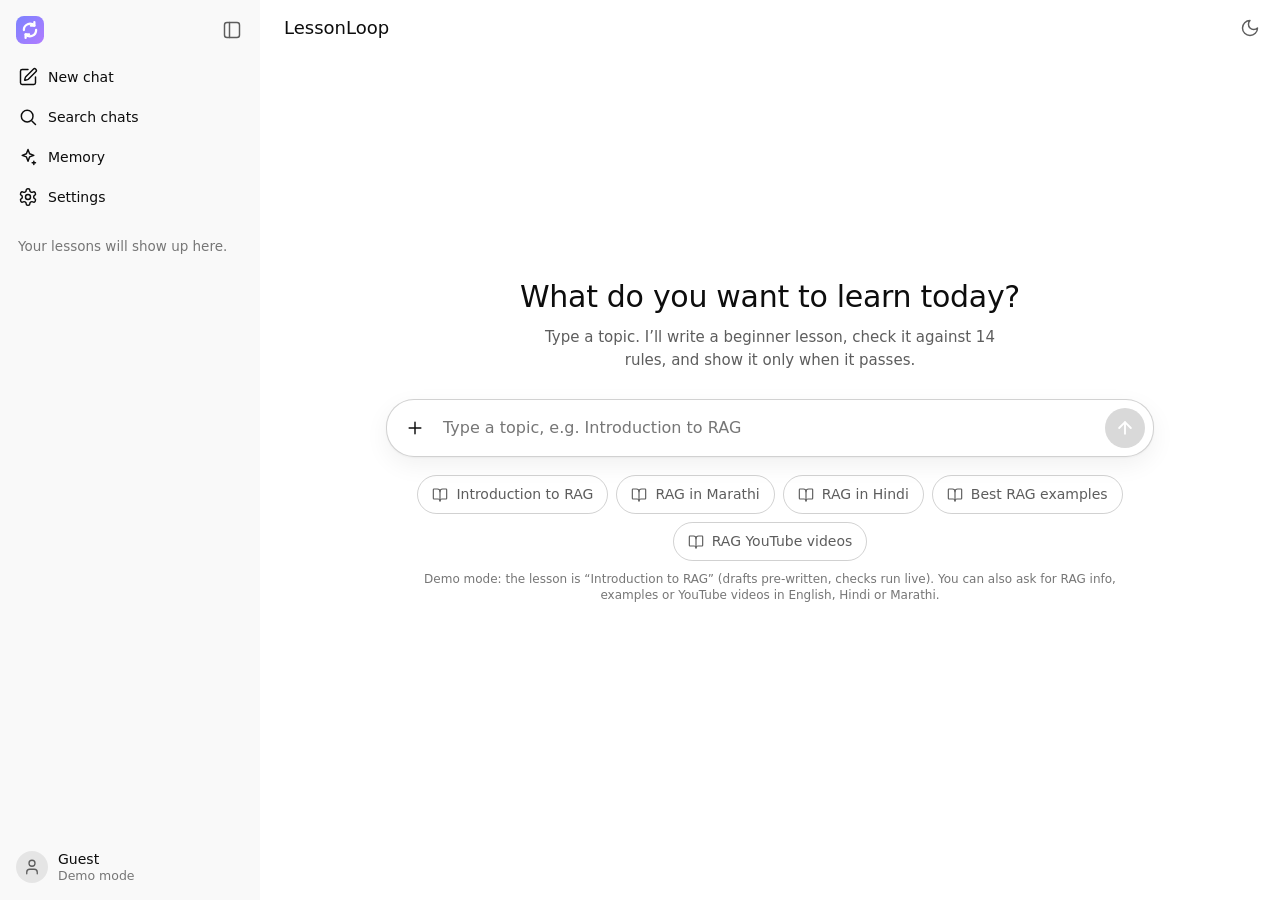
<file: frontend/index.html>
<!DOCTYPE html>
<html lang="en" data-theme="light">
<head>
  <meta charset="utf-8">
  <meta name="viewport" content="width=device-width, initial-scale=1, viewport-fit=cover">
  <title>LessonLoop</title>
  <meta name="description" content="Tell LessonLoop a topic. It writes a beginner lesson, checks it against 14 hard pass/fail rules, rewrites it until it passes, and shows you only the lesson that passes.">
  <meta name="color-scheme" content="light dark">
  <link rel="icon" href="data:image/svg+xml,%3Csvg xmlns='http://www.w3.org/2000/svg' viewBox='0 0 32 32'%3E%3Crect width='32' height='32' rx='9' fill='%237c83ff'/%3E%3Cpath d='M9 16a7 7 0 0 1 12-5m2 5a7 7 0 0 1-12 5' fill='none' stroke='white' stroke-width='2.6' stroke-linecap='round'/%3E%3Cpath d='M21 7v4h-4M11 25v-4h4' fill='none' stroke='white' stroke-width='2.6' stroke-linecap='round' stroke-linejoin='round'/%3E%3C/svg%3E">
  <script>
    /* Set the theme before first paint so the page never flashes the wrong colours.
       "lessonloop.theme" is shared with dashboard.html; no value means "follow the system". */
    (function () {
      try {
        var t = localStorage.getItem('lessonloop.theme');
        if (t !== 'light' && t !== 'dark') t = window.matchMedia('(prefers-color-scheme: dark)').matches ? 'dark' : 'light';
        document.documentElement.setAttribute('data-theme', t);
      } catch (e) {}
    })();
  </script>
  <link rel="stylesheet" href="css/chat.css">
</head>
<body>

  <!-- ============ ICON SPRITE (every icon in the page is <use href="#i-name">) ============ -->
  <svg width="0" height="0" style="position:absolute" aria-hidden="true" focusable="false">
    <defs>
      <linearGradient id="lg" x1="0" y1="0" x2="1" y2="1"><stop offset="0" stop-color="#7c83ff"/><stop offset="1" stop-color="#b17cff"/></linearGradient>

      <symbol id="i-logo" viewBox="0 0 32 32">
        <rect width="32" height="32" rx="9" fill="url(#lg)"/>
        <path d="M9 16a7 7 0 0 1 12-5m2 5a7 7 0 0 1-12 5" fill="none" stroke="#fff" stroke-width="2.6" stroke-linecap="round"/>
        <path d="M21 7v4h-4M11 25v-4h4" fill="none" stroke="#fff" stroke-width="2.6" stroke-linecap="round" stroke-linejoin="round"/>
      </symbol>
      <symbol id="i-sidebar" viewBox="0 0 24 24"><rect x="3" y="3" width="18" height="18" rx="3"/><path d="M9 3v18"/></symbol>
      <symbol id="i-new" viewBox="0 0 24 24"><path d="M12 3H5a2 2 0 0 0-2 2v14a2 2 0 0 0 2 2h14a2 2 0 0 0 2-2v-7"/><path d="M18.375 2.625a1 1 0 0 1 3 3l-9.013 9.014a2 2 0 0 1-.853.505l-2.873.84a.5.5 0 0 1-.62-.62l.84-2.873a2 2 0 0 1 .506-.852z"/></symbol>
      <symbol id="i-search" viewBox="0 0 24 24"><circle cx="11" cy="11" r="7"/><path d="m21 21-4.3-4.3"/></symbol>
      <symbol id="i-more" viewBox="0 0 24 24"><circle cx="5" cy="12" r="1.6" fill="currentColor" stroke="none"/><circle cx="12" cy="12" r="1.6" fill="currentColor" stroke="none"/><circle cx="19" cy="12" r="1.6" fill="currentColor" stroke="none"/></symbol>
      <symbol id="i-chevron-down" viewBox="0 0 24 24"><path d="m6 9 6 6 6-6"/></symbol>
      <symbol id="i-chevron-right" viewBox="0 0 24 24"><path d="m9 6 6 6-6 6"/></symbol>
      <symbol id="i-copy" viewBox="0 0 24 24"><rect width="14" height="14" x="8" y="8" rx="2"/><path d="M4 16c-1.1 0-2-.9-2-2V4c0-1.1.9-2 2-2h10c1.1 0 2 .9 2 2"/></symbol>
      <symbol id="i-check" viewBox="0 0 24 24"><path d="M20 6 9 17l-5-5"/></symbol>
      <symbol id="i-check-circle" viewBox="0 0 24 24"><circle cx="12" cy="12" r="9"/><path d="m8.5 12.5 2.5 2.5 4.5-5"/></symbol>
      <symbol id="i-thumb-up" viewBox="0 0 24 24"><path d="M7 10v12"/><path d="M15 5.88 14 10h5.83a2 2 0 0 1 1.92 2.56l-2.33 8A2 2 0 0 1 17.5 22H4a2 2 0 0 1-2-2v-8a2 2 0 0 1 2-2h2.76a2 2 0 0 0 1.79-1.11L12 2a3.13 3.13 0 0 1 3 3.88Z"/></symbol>
      <symbol id="i-thumb-down" viewBox="0 0 24 24"><path d="M17 14V2"/><path d="M9 18.12 10 14H4.17a2 2 0 0 1-1.92-2.56l2.33-8A2 2 0 0 1 6.5 2H20a2 2 0 0 1 2 2v8a2 2 0 0 1-2 2h-2.76a2 2 0 0 0-1.79 1.11L12 22a3.13 3.13 0 0 1-3-3.88Z"/></symbol>
      <symbol id="i-refresh" viewBox="0 0 24 24"><path d="M21 12a9 9 0 1 1-9-9c2.52 0 4.93 1 6.74 2.74L21 8"/><path d="M21 3v5h-5"/></symbol>
      <symbol id="i-arrow-up" viewBox="0 0 24 24"><path d="m5 12 7-7 7 7"/><path d="M12 19V5"/></symbol>
      <symbol id="i-arrow-down" viewBox="0 0 24 24"><path d="M12 5v14"/><path d="m19 12-7 7-7-7"/></symbol>
      <symbol id="i-stop" viewBox="0 0 24 24"><rect x="6" y="6" width="12" height="12" rx="2.5" fill="currentColor" stroke="none"/></symbol>
      <symbol id="i-plus" viewBox="0 0 24 24"><path d="M12 5v14M5 12h14"/></symbol>
      <symbol id="i-x" viewBox="0 0 24 24"><path d="M18 6 6 18M6 6l12 12"/></symbol>
      <symbol id="i-settings" viewBox="0 0 24 24"><path d="M12.22 2h-.44a2 2 0 0 0-2 2v.18a2 2 0 0 1-1 1.73l-.43.25a2 2 0 0 1-2 0l-.15-.08a2 2 0 0 0-2.73.73l-.22.38a2 2 0 0 0 .73 2.73l.15.1a2 2 0 0 1 1 1.72v.51a2 2 0 0 1-1 1.74l-.15.09a2 2 0 0 0-.73 2.73l.22.38a2 2 0 0 0 2.73.73l.15-.08a2 2 0 0 1 2 0l.43.25a2 2 0 0 1 1 1.73V20a2 2 0 0 0 2 2h.44a2 2 0 0 0 2-2v-.18a2 2 0 0 1 1-1.73l.43-.25a2 2 0 0 1 2 0l.15.08a2 2 0 0 0 2.73-.73l.22-.39a2 2 0 0 0-.73-2.73l-.15-.08a2 2 0 0 1-1-1.74v-.5a2 2 0 0 1 1-1.74l.15-.09a2 2 0 0 0 .73-2.73l-.22-.38a2 2 0 0 0-2.73-.73l-.15.08a2 2 0 0 1-2 0l-.43-.25a2 2 0 0 1-1-1.73V4a2 2 0 0 0-2-2z"/><circle cx="12" cy="12" r="3"/></symbol>
      <symbol id="i-trash" viewBox="0 0 24 24"><path d="M3 6h18"/><path d="M19 6v14a2 2 0 0 1-2 2H7a2 2 0 0 1-2-2V6"/><path d="M8 6V4a2 2 0 0 1 2-2h4a2 2 0 0 1 2 2v2"/></symbol>
      <symbol id="i-pencil" viewBox="0 0 24 24"><path d="M21.174 6.812a1 1 0 0 0-3.986-3.987L3.842 16.174a2 2 0 0 0-.5.83l-1.321 4.352a.5.5 0 0 0 .623.622l4.353-1.32a2 2 0 0 0 .83-.497z"/><path d="m15 5 4 4"/></symbol>
      <symbol id="i-download" viewBox="0 0 24 24"><path d="M21 15v4a2 2 0 0 1-2 2H5a2 2 0 0 1-2-2v-4"/><path d="m7 10 5 5 5-5"/><path d="M12 15V3"/></symbol>
      <symbol id="i-printer" viewBox="0 0 24 24"><path d="M6 9V2h12v7"/><path d="M6 18H4a2 2 0 0 1-2-2v-5a2 2 0 0 1 2-2h16a2 2 0 0 1 2 2v5a2 2 0 0 1-2 2h-2"/><rect x="6" y="14" width="12" height="8" rx="1"/></symbol>
      <symbol id="i-sun" viewBox="0 0 24 24"><circle cx="12" cy="12" r="4"/><path d="M12 2v2M12 20v2M4.93 4.93l1.41 1.41M17.66 17.66l1.41 1.41M2 12h2M20 12h2M4.93 19.07l1.41-1.41M17.66 6.34l1.41-1.41"/></symbol>
      <symbol id="i-moon" viewBox="0 0 24 24"><path d="M12 3a6 6 0 0 0 9 9 9 9 0 1 1-9-9z"/></symbol>
      <symbol id="i-user" viewBox="0 0 24 24"><path d="M19 21v-2a4 4 0 0 0-4-4H9a4 4 0 0 0-4 4v2"/><circle cx="12" cy="7" r="4"/></symbol>
      <symbol id="i-sparkle" viewBox="0 0 24 24"><path d="M12 3l1.9 5.1L19 10l-5.1 1.9L12 17l-1.9-5.1L5 10l5.1-1.9z"/><path d="M19 17v4M17 19h4"/></symbol>
      <symbol id="i-shield" viewBox="0 0 24 24"><path d="M20 13c0 5-3.5 7.5-7.66 8.95a1 1 0 0 1-.67-.01C7.5 20.5 4 18 4 13V6a1 1 0 0 1 1-1c2 0 4.5-1.2 6.24-2.72a1.17 1.17 0 0 1 1.52 0C14.51 3.81 17 5 19 5a1 1 0 0 1 1 1z"/><path d="m9 12 2 2 4-4"/></symbol>
      <symbol id="i-database" viewBox="0 0 24 24"><ellipse cx="12" cy="5" rx="9" ry="3"/><path d="M3 5v14a9 3 0 0 0 18 0V5"/><path d="M3 12a9 3 0 0 0 18 0"/></symbol>
      <symbol id="i-sliders" viewBox="0 0 24 24"><path d="M4 21v-7M4 10V3M12 21v-9M12 8V3M20 21v-5M20 12V3M1 14h6M9 8h6M17 16h6"/></symbol>
      <symbol id="i-alert" viewBox="0 0 24 24"><path d="m21.73 18-8-14a2 2 0 0 0-3.48 0l-8 14A2 2 0 0 0 4 21h16a2 2 0 0 0 1.73-3"/><path d="M12 9v4"/><path d="M12 17h.01"/></symbol>
      <symbol id="i-book" viewBox="0 0 24 24"><path d="M12 7v14"/><path d="M3 18a1 1 0 0 1-1-1V4a1 1 0 0 1 1-1h5a4 4 0 0 1 4 4 4 4 0 0 1 4-4h5a1 1 0 0 1 1 1v13a1 1 0 0 1-1 1h-6a3 3 0 0 0-3 3 3 3 0 0 0-3-3z"/></symbol>
      <symbol id="i-list" viewBox="0 0 24 24"><path d="M8 6h13M8 12h13M8 18h13M3 6h.01M3 12h.01M3 18h.01"/></symbol>
      <symbol id="i-upload" viewBox="0 0 24 24"><path d="M21 15v4a2 2 0 0 1-2 2H5a2 2 0 0 1-2-2v-4"/><path d="m17 8-5-5-5 5"/><path d="M12 3v12"/></symbol>
      <symbol id="i-external" viewBox="0 0 24 24"><path d="M15 3h6v6"/><path d="M10 14 21 3"/><path d="M18 13v6a2 2 0 0 1-2 2H5a2 2 0 0 1-2-2V8a2 2 0 0 1 2-2h6"/></symbol>
    </defs>
  </svg>

  <a class="skip" href="#composer-input">Skip to message box</a>

  <div class="app" id="app" data-sidebar="open">
    <script>
      /* Decide the sidebar state before first paint (closed on phones, or if the user closed it), so it never flashes. */
      (function () {
        try {
          var p = JSON.parse(localStorage.getItem('lessonloop.chat.prefs.v1') || '{}');
          var open = !window.matchMedia('(max-width: 900px)').matches && p.sidebar !== false;
          document.getElementById('app').setAttribute('data-sidebar', open ? 'open' : 'closed');
        } catch (e) {}
      })();
    </script>

    <!-- ============ SIDEBAR ============ -->
    <aside class="sidebar" id="sidebar" aria-label="Sidebar">
      <div class="sb-inner">
        <div class="sb-top">
          <button class="sb-logo" type="button" data-action="new-chat" aria-label="LessonLoop, start a new chat" title="New chat">
            <svg class="ico logo-ico" aria-hidden="true" focusable="false"><use href="#i-logo"/></svg>
          </button>
          <button class="icon-btn" type="button" data-action="toggle-sidebar" aria-label="Close sidebar" title="Close sidebar">
            <svg class="ico" aria-hidden="true" focusable="false"><use href="#i-sidebar"/></svg>
          </button>
        </div>

        <div class="sb-nav">
          <button class="sb-item" type="button" data-action="new-chat">
            <svg class="ico" aria-hidden="true" focusable="false"><use href="#i-new"/></svg><span>New chat</span>
          </button>
          <button class="sb-item" type="button" data-action="open-search">
            <svg class="ico" aria-hidden="true" focusable="false"><use href="#i-search"/></svg><span>Search chats</span>
          </button>
          <button class="sb-item" type="button" data-action="open-settings" data-tab="memory">
            <svg class="ico" aria-hidden="true" focusable="false"><use href="#i-sparkle"/></svg><span>Memory</span>
          </button>
          <button class="sb-item" type="button" data-action="open-settings" data-tab="general">
            <svg class="ico" aria-hidden="true" focusable="false"><use href="#i-settings"/></svg><span>Settings</span>
          </button>
        </div>

        <nav class="sb-scroll" id="chat-list" aria-label="Chat history"></nav>

        <div class="sb-foot">
          <button class="profile" type="button" id="profile-btn" data-action="profile-menu" aria-haspopup="menu" aria-expanded="false">
            <span class="avatar"><svg class="ico" aria-hidden="true" focusable="false"><use href="#i-user"/></svg></span>
            <span class="profile-text"><b>Guest</b><small id="profile-sub">Demo mode</small></span>
          </button>
        </div>
      </div>
    </aside>
    <div class="sb-backdrop" id="sb-backdrop" data-action="toggle-sidebar" hidden></div>

    <!-- ============ MAIN ============ -->
    <div class="main">
      <header class="topbar">
        <div class="tb-left">
          <button class="icon-btn tb-open" type="button" data-action="toggle-sidebar" aria-label="Open sidebar" title="Open sidebar">
            <svg class="ico" aria-hidden="true" focusable="false"><use href="#i-sidebar"/></svg>
          </button>
          <button class="icon-btn tb-new" type="button" data-action="new-chat" aria-label="New chat" title="New chat">
            <svg class="ico" aria-hidden="true" focusable="false"><use href="#i-new"/></svg>
          </button>
          <div class="model-btn static"><span class="model-name">LessonLoop</span></div>
        </div>
        <div class="tb-right">
          <button class="icon-btn theme-btn" type="button" data-action="theme-toggle" aria-label="Switch light or dark theme" title="Switch theme">
            <svg class="ico ico-moon" aria-hidden="true" focusable="false"><use href="#i-moon"/></svg>
            <svg class="ico ico-sun" aria-hidden="true" focusable="false"><use href="#i-sun"/></svg>
          </button>
        </div>
      </header>

      <main class="thread-wrap" id="main" data-empty="true">
        <div class="scroller" id="scroller">
          <div class="hero" id="hero">
            <h1>What do you want to learn today?</h1>
            <p>Type a topic. I’ll write a beginner lesson, check it against 14 rules, and show it only when it passes.</p>
          </div>
          <div class="thread" id="thread" role="log" aria-live="off" aria-label="Conversation"></div>
        </div>

        <div class="composer-zone">
          <button class="to-bottom" id="to-bottom" type="button" data-action="scroll-bottom" aria-label="Scroll to the latest message" title="Scroll to bottom" hidden>
            <svg class="ico" aria-hidden="true" focusable="false"><use href="#i-arrow-down"/></svg>
          </button>
          <div class="composer-inner">
            <form class="composer" id="composer" autocomplete="off">
              <button class="c-btn plus" type="button" id="plus-btn" data-action="plus-menu" aria-label="Options" title="Options" aria-haspopup="menu" aria-expanded="false">
                <svg class="ico" aria-hidden="true" focusable="false"><use href="#i-plus"/></svg>
              </button>
              <label class="sr-only" for="composer-input">Message</label>
              <textarea id="composer-input" rows="1" maxlength="500" placeholder="Type a topic, e.g. Introduction to RAG"></textarea>
              <button class="c-btn send" type="submit" id="send-btn" aria-label="Send message" title="Send" disabled>
                <svg class="ico" aria-hidden="true" focusable="false"><use href="#i-arrow-up"/></svg>
              </button>
            </form>
            <div class="chips" id="chips"></div>
            <p class="foot-note" id="foot-note"></p>
          </div>
        </div>
      </main>
    </div>
  </div>

  <!-- ============ SETTINGS ============ -->
  <dialog id="settings" class="modal settings" aria-labelledby="settings-title">
    <div class="modal-head">
      <h2 id="settings-title">Settings</h2>
      <button class="icon-btn" type="button" data-action="close-dialog" aria-label="Close settings">
        <svg class="ico" aria-hidden="true" focusable="false"><use href="#i-x"/></svg>
      </button>
    </div>
    <div class="settings-body">
      <nav class="settings-nav" id="settings-nav" aria-label="Settings sections"></nav>
      <div class="settings-pane" id="settings-pane"></div>
    </div>
  </dialog>

  <!-- ============ SEARCH ============ -->
  <dialog id="search" class="modal search" aria-label="Search chats">
    <div class="search-box">
      <svg class="ico" aria-hidden="true" focusable="false"><use href="#i-search"/></svg>
      <input id="search-input" type="text" placeholder="Search chats…" autocomplete="off" spellcheck="false" aria-label="Search chats">
      <button class="icon-btn" type="button" data-action="close-dialog" aria-label="Close search">
        <svg class="ico" aria-hidden="true" focusable="false"><use href="#i-x"/></svg>
      </button>
    </div>
    <div class="search-results" id="search-results"></div>
  </dialog>

  <!-- ============ CONFIRM ============ -->
  <dialog id="confirm" class="modal confirm" aria-labelledby="confirm-title">
    <form method="dialog">
      <h2 id="confirm-title"></h2>
      <p id="confirm-text"></p>
      <div class="confirm-actions">
        <button class="btn ghost" id="confirm-cancel" value="cancel">Cancel</button>
        <button class="btn danger" id="confirm-ok" value="ok">Delete</button>
      </div>
    </form>
  </dialog>

  <div class="toasts" id="toasts" popover="manual" aria-live="polite"></div>
  <div class="sr-only" id="sr-status" role="status" aria-live="polite"></div>
  <input type="file" id="file-input" accept="application/pdf,image/*" hidden>

  <script src="js/rubric.js"></script>
  <script src="js/lesson.js"></script>
  <script src="js/evaluator.js"></script>
  <script src="js/markdown.js"></script>
  <script src="js/memory.js"></script>
  <script src="js/engine.js"></script>
  <script src="js/chat-store.js"></script>
  <script src="js/chat-ui.js"></script>
  <script src="js/rag-kb.js"></script>
  <script src="js/chat.js"></script>
</body>
</html>
</file>
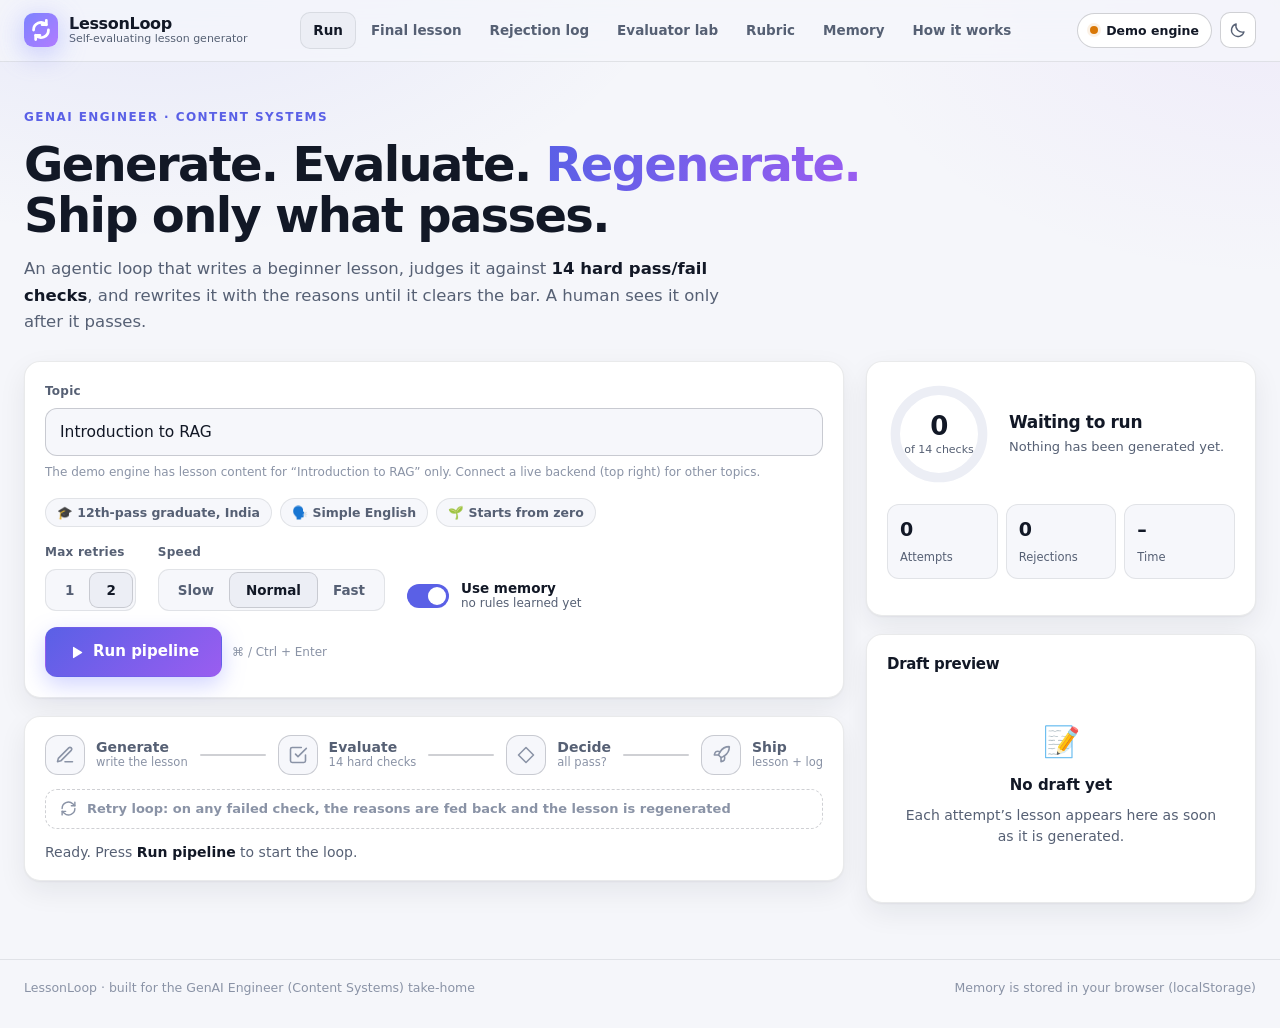
<file: frontend/dashboard.html>
<!DOCTYPE html>
<html lang="en" data-theme="dark">
<head>
  <meta charset="utf-8">
  <meta name="viewport" content="width=device-width, initial-scale=1">
  <title>LessonLoop · Self-evaluating lesson generator</title>
  <meta name="description" content="An agentic generate → evaluate → regenerate loop that writes a beginner lesson, judges it against hard pass/fail checks, and ships only what passes.">
  <meta name="color-scheme" content="dark light">
  <link rel="icon" href="data:image/svg+xml,%3Csvg xmlns='http://www.w3.org/2000/svg' viewBox='0 0 32 32'%3E%3Crect width='32' height='32' rx='9' fill='%237c83ff'/%3E%3Cpath d='M9 16a7 7 0 0 1 12-5m2 5a7 7 0 0 1-12 5' fill='none' stroke='white' stroke-width='2.6' stroke-linecap='round'/%3E%3Cpath d='M21 7v4h-4M11 25v-4h4' fill='none' stroke='white' stroke-width='2.6' stroke-linecap='round' stroke-linejoin='round'/%3E%3C/svg%3E">
  <script>
    (function () {
      try {
        var t = localStorage.getItem('lessonloop.theme');
        if (!t) t = window.matchMedia('(prefers-color-scheme: light)').matches ? 'light' : 'dark';
        document.documentElement.setAttribute('data-theme', t);
      } catch (e) {}
    })();
  </script>
  <link rel="stylesheet" href="css/styles.css">
</head>
<body>
  <a class="skip" href="#main">Skip to content</a>

  <!-- ============ TOP BAR ============ -->
  <header class="topbar">
    <div class="topbar-inner">
      <a class="brand" href="#run" data-nav="run" aria-label="LessonLoop home">
        <svg class="brand-mark" viewBox="0 0 32 32" aria-hidden="true">
          <rect width="32" height="32" rx="9" fill="url(#bg)"/>
          <defs><linearGradient id="bg" x1="0" y1="0" x2="1" y2="1"><stop offset="0" stop-color="#7c83ff"/><stop offset="1" stop-color="#b17cff"/></linearGradient></defs>
          <path d="M9 16a7 7 0 0 1 12-5m2 5a7 7 0 0 1-12 5" fill="none" stroke="#fff" stroke-width="2.6" stroke-linecap="round"/>
          <path d="M21 7v4h-4M11 25v-4h4" fill="none" stroke="#fff" stroke-width="2.6" stroke-linecap="round" stroke-linejoin="round"/>
        </svg>
        <span class="brand-text"><b>LessonLoop</b><small>Self-evaluating lesson generator</small></span>
      </a>

      <nav class="tabs" aria-label="Sections">
        <button data-nav="run" aria-current="page">Run</button>
        <button data-nav="lesson">Final lesson</button>
        <button data-nav="log">Rejection log <span class="count" id="log-count" hidden>0</span></button>
        <button data-nav="lab">Evaluator lab</button>
        <button data-nav="rubric">Rubric</button>
        <button data-nav="memory">Memory <span class="count" id="mem-count" hidden>0</span></button>
        <button data-nav="design">How it works</button>
      </nav>

      <div class="top-actions">
        <button class="pill" id="engine-pill" title="Engine settings"><span class="dot"></span><span id="engine-label">Demo engine</span></button>
        <button class="icon-btn" id="theme-btn" aria-label="Switch light / dark theme" title="Switch theme">
          <svg class="ico-sun" viewBox="0 0 24 24" aria-hidden="true"><circle cx="12" cy="12" r="4.2"/><path d="M12 2.5v2.2M12 19.3v2.2M2.5 12h2.2M19.3 12h2.2M5.3 5.3l1.6 1.6M17.1 17.1l1.6 1.6M18.7 5.3l-1.6 1.6M6.9 17.1l-1.6 1.6"/></svg>
          <svg class="ico-moon" viewBox="0 0 24 24" aria-hidden="true"><path d="M20 14.5A8.5 8.5 0 0 1 9.5 4a8.5 8.5 0 1 0 10.5 10.5z"/></svg>
        </button>
      </div>
    </div>
  </header>

  <main id="main">

    <!-- ============ RUN ============ -->
    <section class="view" id="view-run" data-view="run">
      <div class="hero">
        <p class="eyebrow">GenAI Engineer · Content Systems</p>
        <h1>Generate. Evaluate. <span class="grad">Regenerate.</span><br>Ship only what passes.</h1>
        <p class="lead">An agentic loop that writes a beginner lesson, judges it against <strong>14 hard pass/fail checks</strong>, and rewrites it with the reasons until it clears the bar. A human sees it only after it passes.</p>
      </div>

      <div class="grid-run">
        <div class="col-main">
          <form class="card controls" id="run-form" autocomplete="off">
            <div class="field">
              <label for="topic">Topic</label>
              <input class="input" id="topic" name="topic" type="text" value="Introduction to RAG" maxlength="120" required aria-describedby="topic-hint">
              <p class="hint" id="topic-hint"></p>
            </div>
            <div class="audience" aria-label="Target learner">
              <span class="chip">🎓 12th-pass graduate, India</span>
              <span class="chip">🗣️ Simple English</span>
              <span class="chip">🌱 Starts from zero</span>
            </div>

            <div class="options">
              <div class="field">
                <span class="label" id="lbl-retries">Max retries</span>
                <div class="seg" role="group" aria-labelledby="lbl-retries" id="seg-retries">
                  <button type="button" data-val="1" aria-pressed="false">1</button>
                  <button type="button" data-val="2" aria-pressed="true">2</button>
                </div>
              </div>
              <div class="field">
                <span class="label" id="lbl-speed">Speed</span>
                <div class="seg" role="group" aria-labelledby="lbl-speed" id="seg-speed">
                  <button type="button" data-val="slow" aria-pressed="false" title="Slower pace, easier to narrate in a video">Slow</button>
                  <button type="button" data-val="normal" aria-pressed="true">Normal</button>
                  <button type="button" data-val="fast" aria-pressed="false">Fast</button>
                </div>
              </div>
              <label class="switch" title="When on, rules learned from past failures are added to the generator prompt">
                <input type="checkbox" id="use-memory" checked>
                <span class="track"><span class="thumb"></span></span>
                <span class="switch-text"><b>Use memory</b><small id="memory-hint">0 learned rules</small></span>
              </label>
            </div>

            <div class="actions">
              <button class="btn primary lg" type="submit" id="run-btn">
                <svg viewBox="0 0 24 24" aria-hidden="true"><path d="M7 4.8v14.4a.8.8 0 0 0 1.2.7l11.5-7.2a.8.8 0 0 0 0-1.4L8.2 4.1A.8.8 0 0 0 7 4.8z"/></svg>
                <span id="run-btn-label">Run pipeline</span>
              </button>
              <button class="btn ghost" type="button" id="stop-btn" hidden>Stop</button>
              <button class="btn ghost" type="button" id="reset-btn" hidden>Clear run</button>
              <span class="hint kbd-hint">⌘ / Ctrl + Enter</span>
            </div>
          </form>

          <div class="card stepper-card">
            <div id="stepper" class="stepper" aria-hidden="true"></div>
            <p id="statusline" class="statusline" role="status" aria-live="polite">Ready. Press <b>Run pipeline</b> to start the loop.</p>
          </div>

          <div id="attempts" class="attempts"></div>
        </div>

        <aside class="col-side">
          <div class="card" id="scoreboard"></div>
          <div class="card" id="draft"></div>
        </aside>
      </div>
    </section>

    <!-- ============ FINAL LESSON ============ -->
    <section class="view" id="view-lesson" data-view="lesson" hidden>
      <div id="lesson-root"></div>
    </section>

    <!-- ============ REJECTION LOG ============ -->
    <section class="view" id="view-log" data-view="log" hidden>
      <div id="log-root"></div>
    </section>

    <!-- ============ EVALUATOR LAB ============ -->
    <section class="view" id="view-lab" data-view="lab" hidden>
      <div class="page-head">
        <p class="eyebrow">Prove the evaluator works</p>
        <h2>Evaluator lab</h2>
        <p class="lead">Inject a deliberate error into a passing lesson and watch the evaluator catch it. You can also edit the text by hand and re-run the judge.</p>
      </div>
      <div class="grid-lab">
        <div class="card lab-editor">
          <div class="lab-toolbar">
            <label class="sr-only" for="inject-select">Error to inject</label>
            <select class="input select" id="inject-select"></select>
            <button class="btn danger" id="inject-btn" type="button">Inject error</button>
            <button class="btn ghost" id="lab-reset" type="button" title="Put back the original passing lesson">Reset text</button>
          </div>
          <label class="sr-only" for="lab-text">Lesson text (markdown)</label>
          <textarea id="lab-text" class="lab-text" spellcheck="false"></textarea>
          <div class="lab-foot">
            <span class="hint" id="lab-meta"></span>
            <button class="btn primary" id="lab-run" type="button">Run evaluator</button>
          </div>
        </div>
        <div class="card lab-results" id="lab-results" aria-live="polite"></div>
      </div>
    </section>

    <!-- ============ RUBRIC ============ -->
    <section class="view" id="view-rubric" data-view="rubric" hidden>
      <div class="page-head">
        <p class="eyebrow">The bar</p>
        <h2>The rubric: 14 hard checkpoints</h2>
        <p class="lead">Every check is <b>pass or fail</b>. No scores, no partial credit. A lesson ships only when <b>all 14 pass</b>.</p>
      </div>
      <div id="rubric-root" class="rubric-grid"></div>
    </section>

    <!-- ============ MEMORY ============ -->
    <section class="view" id="view-memory" data-view="memory" hidden>
      <div id="memory-root"></div>
    </section>

    <!-- ============ HOW IT WORKS ============ -->
    <section class="view" id="view-design" data-view="design" hidden>
      <div class="page-head">
        <p class="eyebrow">Architecture & reasoning</p>
        <h2>How the system works, and why</h2>
        <p class="lead">One loop, one rule: nothing reaches a learner until an independent judge has said <i>pass</i> on every check.</p>
      </div>

      <div class="card diagram-card">
        <svg viewBox="0 0 960 360" class="diagram" role="img" aria-label="Flow diagram: Input goes to Generator, then Evaluator, then a decision. If all checks pass the lesson ships. If not, and retries remain, reasons are sent back to the Generator. If the retry cap is hit, the lesson is held for human review. Memory records failures and feeds learned rules back to the Generator.">
          <defs>
            <marker id="arr" viewBox="0 0 10 10" refX="8" refY="5" markerWidth="7" markerHeight="7" orient="auto-start-reverse"><path d="M1 1l8 4-8 4z" class="arrowhead"/></marker>
          </defs>

          <!-- memory -->
          <rect class="d-box mem" x="400" y="30" width="240" height="64" rx="14"/>
          <text class="d-t" x="520" y="58" text-anchor="middle">MEMORY</text>
          <text class="d-s" x="520" y="77" text-anchor="middle">failure counts → learned rules</text>
          <path class="d-line" d="M520 190V96" marker-end="url(#arr)"/>
          <text class="d-s" x="510" y="150" text-anchor="end">log failures</text>
          <path class="d-line" d="M400 62H280V188" marker-end="url(#arr)"/>
          <text class="d-s" x="340" y="52" text-anchor="middle">learned rules</text>

          <!-- pipeline -->
          <rect class="d-box" x="10" y="190" width="120" height="64" rx="14"/>
          <text class="d-t" x="70" y="218" text-anchor="middle">INPUT</text>
          <text class="d-s" x="70" y="237" text-anchor="middle">topic</text>

          <rect class="d-box accent" x="190" y="190" width="180" height="64" rx="14"/>
          <text class="d-t" x="280" y="218" text-anchor="middle">GENERATOR</text>
          <text class="d-s" x="280" y="237" text-anchor="middle">LLM · prompt · rules</text>

          <rect class="d-box accent" x="430" y="190" width="180" height="64" rx="14"/>
          <text class="d-t" x="520" y="218" text-anchor="middle">EVALUATOR</text>
          <text class="d-s" x="520" y="237" text-anchor="middle">14 pass / fail checks</text>

          <path class="d-box dec" d="M700 178 L760 222 L700 266 L640 222 Z"/>
          <text class="d-t" x="700" y="226" text-anchor="middle">all pass?</text>

          <rect class="d-box ok" x="850" y="130" width="100" height="64" rx="14"/>
          <text class="d-t" x="900" y="158" text-anchor="middle">SHIP</text>
          <text class="d-s" x="900" y="177" text-anchor="middle">lesson + log</text>

          <rect class="d-box warn" x="850" y="250" width="100" height="64" rx="14"/>
          <text class="d-t" x="900" y="278" text-anchor="middle">HOLD</text>
          <text class="d-s" x="900" y="297" text-anchor="middle">human review</text>

          <path class="d-line" d="M130 222H188" marker-end="url(#arr)"/>
          <path class="d-line" d="M370 222H428" marker-end="url(#arr)"/>
          <path class="d-line" d="M610 222H638" marker-end="url(#arr)"/>
          <path class="d-line" d="M760 222H800"/>
          <path class="d-line ok" d="M800 222V162H848" marker-end="url(#arr)"/>
          <text class="d-s" x="806" y="196">all pass</text>
          <path class="d-line warn" d="M800 222V282H848" marker-end="url(#arr)"/>
          <text class="d-s" x="806" y="262">cap hit</text>

          <!-- retry loop -->
          <path class="d-line loop" d="M700 266V322H280V256" marker-end="url(#arr)"/>
          <text class="d-s" x="490" y="342" text-anchor="middle">fail and retries left → send the reasons back (max 2 retries, so the loop always ends)</text>
        </svg>
      </div>

      <h3 class="section-title">Design decisions</h3>
      <div class="decisions">
        <article class="card decision"><span class="d-ico">✅</span><h4>Binary checks, not 1–10 scores</h4>
          <p>Scores drift and models hedge around 7/10. A pass/fail check forces a decision and produces a precise reason that can be fed straight back to the generator.</p></article>
        <article class="card decision"><span class="d-ico">⛔</span><h4>A hard cap on retries</h4>
          <p>Max 1–2 retries means the loop always terminates and cost is bounded. If the cap is hit, the lesson is <b>held for human review</b>. It is never shipped by default.</p></article>
        <article class="card decision"><span class="d-ico">⚖️</span><h4>Two-layer judge</h4>
          <p>Rules measure what is measurable (sentence length, defined terms, structure): cheap and repeatable. An LLM judge covers meaning (accuracy, analogy quality), using a <i>different</i> model at temperature 0.</p></article>
        <article class="card decision"><span class="d-ico">🎯</span><h4>Feed back reasons and quotes</h4>
          <p>The retry prompt names the failing check and quotes the offending sentence, and says "keep the rest". This cuts regressions. The log shows when a retry fixes one thing but breaks another.</p></article>
        <article class="card decision"><span class="d-ico">🧠</span><h4>Memory makes it self-evolving</h4>
          <p>Every failure is counted across runs. When a check fails repeatedly, a rule is promoted into the generator prompt. Run 3 starts better than run 1. Human feedback is stored too.</p></article>
        <article class="card decision"><span class="d-ico">🔌</span><h4>Frontend and engine are decoupled</h4>
          <p>The UI only reads a small event stream. Swap the demo engine for LangGraph, n8n or a Python API without touching the interface.</p></article>
        <article class="card decision"><span class="d-ico">⚠️</span><h4>Trade-offs we accept</h4>
          <p>Rule checks can be shallow: a bolded word is not proof of understanding. Strict rubrics cost more retries. We reduce this with the LLM judge, human spot-checks, and tuning from the failure stats.</p></article>
        <article class="card decision"><span class="d-ico">🪞</span><h4>Honest demo mode</h4>
          <p>The demo engine has no LLM: its drafts are pre-written, some with planted flaws. But the evaluator really reads the text, so a lesson edited in the lab fails for real reasons. Learned rules make the demo's first draft cleaner, the way a real LLM would respond to them.</p></article>
      </div>

      <h3 class="section-title">Connect a real backend</h3>
      <div class="card contract">
        <p>Set the backend URL in <b>Engine settings</b> (top right). The UI will <code>POST /api/run</code> and read Server-Sent Events, one JSON object per <code>data:</code> line:</p>
        <pre class="code"><code>POST /api/run   { "topic", "max_retries", "use_memory", "memory": { "rules", "notes" } }

data: {"type":"run_start","runId":"r1","topic":"…","maxAttempts":3,"rules":[],"notes":[]}
data: {"type":"attempt_start","attempt":1,"prompt":"…"}
data: {"type":"lesson","attempt":1,"markdown":"# …"}
data: {"type":"check","attempt":1,"check":{"id":"ACC-2","pass":false,"reason":"…","evidence":"…"}}
data: {"type":"attempt_end","attempt":1,"passed":false,"score":8,"total":14,"failed":["ACC-2","…"]}
data: {"type":"feedback","attempt":1,"feedback":[{"id":"ACC-2","reason":"…","evidence":"…"}]}
data: {"type":"run_end","status":"shipped","attempts":3,"markdown":"# …"}

GET /health  → 200</code></pre>
      </div>
    </section>

  </main>

  <footer class="footer">
    <span>LessonLoop · built for the GenAI Engineer (Content Systems) take-home</span>
    <span>Memory is stored in your browser (localStorage)</span>
  </footer>

  <!-- ============ ENGINE SETTINGS ============ -->
  <dialog id="settings" class="dialog" aria-labelledby="settings-title">
    <form method="dialog" class="dialog-body" id="settings-form">
      <h3 id="settings-title">Engine settings</h3>
      <p class="muted">Choose where the generate → evaluate → regenerate loop runs.</p>

      <div class="radio-cards" role="radiogroup" aria-label="Engine">
        <label class="radio-card">
          <input type="radio" name="engine" value="demo" checked>
          <span><b>Demo engine</b><small>Runs fully in your browser. No API key, no server. The evaluator really reads the text.</small></span>
        </label>
        <label class="radio-card">
          <input type="radio" name="engine" value="remote">
          <span><b>Live backend</b><small>Your Python / LangGraph / n8n service. See the event contract in “How it works”.</small></span>
        </label>
      </div>

      <div class="field" id="backend-field">
        <label for="backend-url">Backend URL</label>
        <div class="row">
          <input class="input" id="backend-url" type="url" placeholder="http://localhost:8000">
          <button class="btn ghost" type="button" id="test-backend">Test</button>
        </div>
        <p class="hint" id="backend-status"></p>
      </div>

      <div class="dialog-actions">
        <button class="btn ghost" value="cancel" formnovalidate>Cancel</button>
        <button class="btn primary" value="save" id="settings-save">Save</button>
      </div>
    </form>
  </dialog>

  <div class="toasts" id="toasts" aria-live="polite"></div>

  <script src="js/rubric.js"></script>
  <script src="js/lesson.js"></script>
  <script src="js/evaluator.js"></script>
  <script src="js/markdown.js"></script>
  <script src="js/memory.js"></script>
  <script src="js/engine.js"></script>
  <script src="js/app.js"></script>
</body>
</html>
</file>
<file: frontend/css/chat.css>
/* =====================================================================
   LessonLoop chat — styles
   tokens → base → layout → sidebar → header → thread → composer →
   menus → dialogs → controls → toasts → responsive → motion → print
   ===================================================================== */

/* ---------- 1. tokens ---------- */
:root {
  --font: ui-sans-serif, -apple-system, system-ui, "Segoe UI", Roboto, "Helvetica Neue", Arial, "Noto Sans", sans-serif, "Apple Color Emoji", "Segoe UI Emoji";
  --mono: ui-monospace, SFMono-Regular, "SF Mono", Menlo, Consolas, "Liberation Mono", monospace;
  --sidebar-w: 260px;
  --thread-w: 768px;
  --ease: cubic-bezier(.2, .7, .2, 1);

  --bg: #ffffff;
  --bg-sidebar: #f9f9f9;
  --bg-pop: #ffffff;
  --bg-subtle: #f4f4f4;
  --bg-hover: rgba(0, 0, 0, .05);
  --bg-active: rgba(0, 0, 0, .08);
  --seg-on: #ffffff;
  --text: #0d0d0d;
  --text-2: #5d5d5d;
  --text-3: #767676;
  --border: rgba(0, 0, 0, .1);
  --border-strong: rgba(0, 0, 0, .18);
  --composer-bg: #ffffff;
  --composer-shadow: 0 1px 2px rgba(0, 0, 0, .04), 0 8px 24px rgba(0, 0, 0, .06);
  --btn-bg: #0d0d0d;
  --btn-fg: #ffffff;
  --btn-off: #d9d9d9;
  --accent: #4f56e0;
  --accent-soft: rgba(79, 86, 224, .18);
  --pass: #0e8f63;  --pass-bg: rgba(14, 143, 99, .1);
  --fail: #d92d20;  --fail-bg: rgba(217, 45, 32, .08);
  --warn: #b45309;  --warn-bg: rgba(217, 119, 6, .1);
  --pop-shadow: 0 12px 40px rgba(0, 0, 0, .14), 0 2px 6px rgba(0, 0, 0, .06);
  --overlay: rgba(0, 0, 0, .4);
  color-scheme: light;
}

:root[data-theme="dark"] {
  --bg: #212121;
  --bg-sidebar: #171717;
  --bg-pop: #2f2f2f;
  --bg-subtle: #2f2f2f;
  --bg-hover: rgba(255, 255, 255, .07);
  --bg-active: rgba(255, 255, 255, .11);
  --seg-on: #4a4a4a;
  --text: #ececec;
  --text-2: #b4b4b4;
  --text-3: #8a8a8a;
  --border: rgba(255, 255, 255, .1);
  --border-strong: rgba(255, 255, 255, .2);
  --composer-bg: #303030;
  --composer-shadow: 0 0 0 1px rgba(255, 255, 255, .03);
  --btn-bg: #ffffff;
  --btn-fg: #0d0d0d;
  --btn-off: #4a4a4a;
  --accent: #9096ff;
  --accent-soft: rgba(144, 150, 255, .22);
  --pass: #3ddc9a;  --pass-bg: rgba(61, 220, 154, .12);
  --fail: #ff6b60;  --fail-bg: rgba(255, 107, 96, .12);
  --warn: #f5b042;  --warn-bg: rgba(245, 176, 66, .12);
  --pop-shadow: 0 12px 40px rgba(0, 0, 0, .5), 0 0 0 1px rgba(255, 255, 255, .06);
  --overlay: rgba(0, 0, 0, .6);
  color-scheme: dark;
}

/* ---------- 2. base ---------- */
*, *::before, *::after { box-sizing: border-box; }
html { height: 100%; -webkit-text-size-adjust: 100%; }
body {
  margin: 0; height: 100%; overflow: hidden;
  background: var(--bg); color: var(--text);
  font: 16px/1.5 var(--font);
  -webkit-font-smoothing: antialiased; text-rendering: optimizeLegibility;
}
* { scrollbar-width: thin; scrollbar-color: var(--border-strong) transparent; }
button, input, textarea, select { font: inherit; color: inherit; }
button { background: none; border: 0; padding: 0; cursor: pointer; -webkit-tap-highlight-color: transparent; }
button:disabled { cursor: default; }
a { color: inherit; }
h1, h2, h3, h4, p { margin: 0; }
[hidden] { display: none !important; }
:focus-visible { outline: 2px solid var(--accent); outline-offset: 2px; }
::selection { background: var(--accent-soft); }

.sr-only { position: absolute; width: 1px; height: 1px; margin: -1px; padding: 0; overflow: hidden; clip: rect(0, 0, 0, 0); white-space: nowrap; border: 0; }
.skip { position: absolute; left: -9999px; top: 8px; z-index: 500; padding: 8px 14px; border-radius: 10px; background: var(--btn-bg); color: var(--btn-fg); }
.skip:focus { left: 8px; }

.ico { width: 20px; height: 20px; flex: none; fill: none; stroke: currentColor; stroke-width: 1.75; stroke-linecap: round; stroke-linejoin: round; }
.logo-ico { width: 28px; height: 28px; stroke: none; }

/* ---------- 3. layout ---------- */
.app { display: flex; width: 100%; height: 100vh; height: 100dvh; overflow: hidden; }
.main { flex: 1; min-width: 0; display: flex; flex-direction: column; position: relative; }

/* ---------- 4. sidebar ---------- */
.sidebar {
  flex: 0 0 var(--sidebar-w); width: var(--sidebar-w);
  background: var(--bg-sidebar); overflow: hidden;
  transition: flex-basis .25s var(--ease), width .25s var(--ease);
}
.app[data-sidebar="closed"] .sidebar { flex-basis: 0; width: 0; }
.sb-inner { width: var(--sidebar-w); height: 100%; display: flex; flex-direction: column; padding: 8px; }

.sb-top { flex: none; display: flex; align-items: center; justify-content: space-between; height: 44px; padding: 0 2px 0 2px; }
.sb-logo { width: 40px; height: 40px; display: grid; place-items: center; border-radius: 10px; }
.sb-logo:hover { background: var(--bg-hover); }

.icon-btn { width: 36px; height: 36px; display: inline-grid; place-items: center; flex: none; border-radius: 10px; color: var(--text-2); }
.icon-btn:hover { background: var(--bg-hover); color: var(--text); }

.sb-nav { flex: none; display: flex; flex-direction: column; gap: 2px; margin: 6px 0 4px; }
.sb-item { display: flex; align-items: center; gap: 10px; width: 100%; height: 38px; padding: 0 10px; border-radius: 10px; font-size: 14px; text-align: left; color: var(--text); }
.sb-item:hover { background: var(--bg-hover); }

.sb-scroll { flex: 1; min-height: 0; overflow-y: auto; margin: 0 -4px; padding: 0 4px 8px; }
.sb-group-title { padding: 16px 10px 6px; font-size: 12px; line-height: 16px; font-weight: 600; color: var(--text-3); }
.sb-empty { padding: 16px 10px; font-size: 13.5px; color: var(--text-3); }

.chat-item { position: relative; display: flex; align-items: center; border-radius: 10px; }
.chat-item:hover, .chat-item:focus-within { background: var(--bg-hover); }
.chat-item.active { background: var(--bg-active); }
.chat-link {
  flex: 1; min-width: 0; display: block; height: 36px; padding: 0 10px; line-height: 36px;
  font-size: 14px; white-space: nowrap; overflow: hidden; text-overflow: ellipsis;
  text-decoration: none; border-radius: 10px;
}
.chat-item:hover .chat-link, .chat-item:focus-within .chat-link { padding-right: 38px; }
.chat-more { position: absolute; right: 4px; top: 4px; width: 28px; height: 28px; display: none; place-items: center; border-radius: 8px; color: var(--text-2); }
.chat-more:hover, .chat-more[aria-expanded="true"] { background: var(--bg-active); color: var(--text); }
.chat-item:hover .chat-more, .chat-item:focus-within .chat-more, .chat-more[aria-expanded="true"] { display: grid; }
.chat-busy { flex: none; width: 8px; height: 8px; margin-right: 12px; border-radius: 50%; background: var(--text-3); animation: pulse 1s ease-in-out infinite; }
.chat-item:hover .chat-busy { display: none; }
.chat-rename { width: 100%; height: 36px; padding: 0 10px; font-size: 14px; border: 1px solid var(--border-strong); border-radius: 10px; background: var(--bg); outline: none; }
.chat-rename:focus { border-color: var(--accent); box-shadow: 0 0 0 3px var(--accent-soft); }

.sb-foot { flex: none; padding-top: 8px; }
.profile { display: flex; align-items: center; gap: 10px; width: 100%; padding: 8px; border-radius: 12px; text-align: left; }
.profile:hover, .profile[aria-expanded="true"] { background: var(--bg-hover); }
.avatar { width: 32px; height: 32px; flex: none; display: grid; place-items: center; border-radius: 50%; background: var(--bg-active); color: var(--text-2); }
.avatar .ico { width: 18px; height: 18px; }
.profile-text { display: flex; flex-direction: column; min-width: 0; line-height: 1.25; }
.profile-text b { font-size: 14px; font-weight: 500; }
.profile-text small { font-size: 12.5px; color: var(--text-3); }

.sb-backdrop { position: fixed; inset: 0; z-index: 50; background: var(--overlay); }

/* ---------- 5. header ---------- */
.topbar { flex: none; height: 56px; display: flex; align-items: center; justify-content: space-between; gap: 8px; padding: 0 12px; }
.tb-left, .tb-right { display: flex; align-items: center; gap: 4px; min-width: 0; }
.tb-open, .tb-new { display: none; }
.app[data-sidebar="closed"] .tb-open, .app[data-sidebar="closed"] .tb-new { display: inline-grid; }

.model-btn { display: inline-flex; align-items: center; gap: 8px; height: 40px; padding: 0 10px 0 12px; border-radius: 12px; font-size: 18px; line-height: 24px; color: var(--text); white-space: nowrap; }
.model-btn:hover, .model-btn[aria-expanded="true"] { background: var(--bg-hover); }
.model-name { font-weight: 500; }
.model-btn.static { cursor: default; padding-right: 12px; }
.model-btn.static:hover { background: none; }
.model-mode { color: var(--text-3); }
.model-btn .ico { width: 16px; height: 16px; color: var(--text-3); }

.theme-btn .ico-sun { display: none; }
:root[data-theme="dark"] .theme-btn .ico-sun { display: block; }
:root[data-theme="dark"] .theme-btn .ico-moon { display: none; }

/* ---------- 6. thread ---------- */
.thread-wrap { position: relative; flex: 1; min-height: 0; display: flex; flex-direction: column; }
.scroller { flex: 1 1 auto; min-height: 0; overflow-y: auto; overscroll-behavior: contain; }

.hero { display: none; text-align: center; padding: 0 24px 28px; }
.hero h1 { font-size: 30px; line-height: 38px; font-weight: 500; letter-spacing: -.01em; }
.hero p { max-width: 480px; margin: 10px auto 0; font-size: 15px; line-height: 1.5; color: var(--text-2); }

.thread-wrap[data-empty="true"] { justify-content: center; padding-bottom: 7vh; }
.thread-wrap[data-empty="true"] .scroller { flex: 0 0 auto; overflow: visible; }
.thread-wrap[data-empty="true"] .hero { display: block; }
.thread-wrap[data-empty="true"] .thread { display: none; }

.thread { width: 100%; max-width: var(--thread-w); margin: 0 auto; padding: 4px 20px 32px; }
.msg { margin-top: 28px; }
.msg:first-child { margin-top: 12px; }
.msg.enter { animation: rise .28s var(--ease) both; }

/* user message: right-aligned bubble */
.msg.user { display: flex; flex-direction: column; align-items: flex-end; gap: 2px; }
.bubble { max-width: 75%; padding: 10px 18px; border-radius: 22px; background: var(--bg-subtle); line-height: 1.6; white-space: pre-wrap; overflow-wrap: anywhere; }
.msg-tools { display: flex; opacity: 0; transition: opacity .15s; }
.msg.user:hover .msg-tools, .msg.user:focus-within .msg-tools { opacity: 1; }

/* assistant message */
.prose { font-size: 16px; line-height: 1.75; color: var(--text); overflow-wrap: anywhere; }
.prose > :first-child { margin-top: 0; }
.prose > :last-child { margin-bottom: 0; }
.prose h1 { margin: 4px 0 18px; font-size: 1.75rem; line-height: 1.25; font-weight: 700; letter-spacing: -.015em; }
.prose h2 { margin: 32px 0 10px; font-size: 1.25rem; line-height: 1.4; font-weight: 600; }
.prose h3 { margin: 24px 0 8px; font-size: 1.0625rem; line-height: 1.5; font-weight: 600; }
.prose p { margin: 0 0 16px; }
.prose strong { font-weight: 600; }
.prose ul, .prose ol { margin: 0 0 16px; padding-left: 26px; }
.prose li { margin: 6px 0; padding-left: 4px; }
.prose li::marker { color: var(--text-2); }
.prose blockquote { margin: 0 0 20px; padding: 2px 0 2px 16px; border-left: 3px solid var(--border-strong); color: var(--text-2); }
.prose code { padding: .15em .4em; border-radius: 6px; background: var(--bg-active); font: .875em var(--mono); }
.prose a { color: var(--accent); text-decoration: underline; text-underline-offset: 3px; }
.prose a:hover { text-decoration-thickness: 2px; }

.caret { display: inline-block; width: .62em; height: .62em; margin-left: 4px; border-radius: 50%; background: var(--text); vertical-align: baseline; animation: caret 1s ease-in-out infinite; }

.suggest { display: flex; flex-wrap: wrap; gap: 8px; margin-top: 16px; }
.stopped-note { color: var(--text-3); font-size: 14.5px; }

/* "thinking" row: the generate → evaluate → regenerate loop, collapsed like ChatGPT's reasoning */
.think { margin: 0 0 14px; }
.think-btn { display: inline-flex; align-items: center; gap: 8px; max-width: 100%; margin-left: -8px; padding: 6px 8px; border-radius: 12px; font-size: 14.5px; line-height: 20px; color: var(--text-2); text-align: left; }
.think-btn:hover:not(:disabled) { background: var(--bg-hover); color: var(--text); }
.think-btn:disabled { cursor: default; }
.think-ico { width: 18px; height: 18px; display: grid; place-items: center; flex: none; }
.think-ico .ico { width: 18px; height: 18px; }
.think[data-tone="ok"] .think-ico { color: var(--pass); }
.think[data-tone="warn"] .think-ico { color: var(--warn); }
.think[data-tone="bad"] .think-ico { color: var(--fail); }
.think[data-tone="idle"] .think-ico { color: var(--text-3); }
.think-label { min-width: 0; overflow: hidden; text-overflow: ellipsis; white-space: nowrap; }
.think[data-tone="ok"] .think-label { color: var(--text); }
.think-meta { color: var(--text-3); white-space: nowrap; }
.think-btn .chev { width: 16px; height: 16px; color: var(--text-3); transition: transform .2s var(--ease); }
.think[data-open="true"] .chev { transform: rotate(90deg); }
.spin { width: 14px; height: 14px; border-radius: 50%; border: 2px solid var(--border-strong); border-top-color: var(--text); animation: spin .8s linear infinite; }
.shimmer {
  color: transparent;
  background: linear-gradient(90deg, var(--text-3) 0%, var(--text) 45%, var(--text-3) 90%) 0 0 / 250% 100%;
  -webkit-background-clip: text; background-clip: text;
  animation: shimmer 2s linear infinite;
}

.think[data-open="true"] { margin-bottom: 26px; }
.think-panel { margin: 8px 0 4px 8px; padding: 6px 0 4px 22px; border-left: 2px solid var(--border); display: flex; flex-direction: column; gap: 18px; font-size: 14px; color: var(--text-2); }
.tl-item { position: relative; }
.tl-dot { position: absolute; left: -28px; top: 5px; width: 10px; height: 10px; border-radius: 50%; background: var(--text-3); box-shadow: 0 0 0 4px var(--bg); }
.tl-dot.ok { background: var(--pass); }
.tl-dot.bad { background: var(--fail); }
.tl-dot.warn { background: var(--warn); }
.tl-dot.mem { background: var(--accent); }
.tl-dot.run { background: var(--text); animation: pulse 1s ease-in-out infinite; }
.tl-title { font-size: 14.5px; line-height: 20px; font-weight: 500; color: var(--text); }
.tl-sub { margin-top: 2px; font-size: 13px; color: var(--text-3); }

.fails { list-style: none; margin: 10px 0 0; padding: 0; display: flex; flex-direction: column; gap: 10px; }
.fail { padding: 10px 12px; border: 1px solid var(--border); border-radius: 12px; background: var(--bg); }
.fail-top { display: flex; align-items: center; gap: 8px; flex-wrap: wrap; }
.fail-title { font-size: 14px; font-weight: 500; color: var(--text); }
.fail-top .tag { margin-left: auto; }
.fail-why { margin-top: 6px; font-size: 13.5px; line-height: 1.5; }
.fail-quote { margin: 8px 0 0; padding: 6px 10px; border-left: 3px solid var(--fail); border-radius: 0 8px 8px 0; background: var(--fail-bg); color: var(--text); font-size: 13px; font-style: italic; overflow-wrap: anywhere; }
.fail-change { margin-top: 8px; font-size: 13px; color: var(--text-3); }
.fail-change b { color: var(--text-2); font-weight: 500; }

.changes { display: grid; gap: 6px; margin-top: 10px; font-size: 13px; }
.changes p { display: flex; align-items: center; flex-wrap: wrap; gap: 6px; }
.changes b { min-width: 112px; font-weight: 500; color: var(--text-2); }
.none { color: var(--text-3); }

.prompt { margin-top: 10px; }
.link-btn { display: inline-flex; align-items: center; gap: 4px; margin-left: -2px; font-size: 13px; color: var(--text-3); }
.link-btn:hover { color: var(--text); }
.link-btn .chev { width: 14px; height: 14px; transition: transform .2s var(--ease); }
.link-btn[aria-expanded="true"] .chev { transform: rotate(90deg); }
.prompt pre { margin: 8px 0 0; padding: 10px 12px; max-height: 260px; overflow: auto; border-radius: 10px; background: var(--bg-subtle); color: var(--text-2); font: 12.5px/1.55 var(--mono); white-space: pre-wrap; overflow-wrap: anywhere; }
.tl-export { display: flex; flex-wrap: wrap; gap: 8px; }

.cid { display: inline-block; padding: 2px 7px; border-radius: 6px; background: var(--bg-active); color: var(--text); font: 600 12px/1.5 var(--mono); }
.cid.ok { background: var(--pass-bg); color: var(--pass); }
.cid.warn { background: var(--warn-bg); color: var(--warn); }
.cid.bad { background: var(--fail-bg); color: var(--fail); }

.tag { display: inline-flex; align-items: center; padding: 2px 9px; border-radius: 999px; background: var(--bg-active); color: var(--text-2); font-size: 12px; font-weight: 500; white-space: nowrap; }
.tag.ok { background: var(--pass-bg); color: var(--pass); }
.tag.bad { background: var(--fail-bg); color: var(--fail); }
.tag.warn { background: var(--warn-bg); color: var(--warn); }

.notice { display: flex; gap: 12px; margin: 0 0 18px; padding: 12px 14px; border: 1px solid var(--border); border-radius: 14px; font-size: 14.5px; line-height: 1.55; }
.notice .ico { width: 18px; height: 18px; margin-top: 2px; }
.notice.warn { background: var(--warn-bg); border-color: rgba(217, 119, 6, .3); }
.notice.warn .ico { color: var(--warn); }
.notice.err { background: var(--fail-bg); border-color: rgba(217, 45, 32, .3); }
.notice.err .ico { color: var(--fail); }

/* action row under the answer */
.actions { display: flex; flex-wrap: wrap; align-items: center; gap: 2px; margin: 10px 0 0 -8px; }
.act { width: 34px; height: 34px; display: inline-grid; place-items: center; border-radius: 10px; color: var(--text-2); }
.act:hover { background: var(--bg-hover); color: var(--text); }
.act .ico { width: 18px; height: 18px; }
.act[aria-pressed="true"] { color: var(--text); background: var(--bg-active); }
.act.ok { color: var(--pass); }
.act-text { display: inline-flex; align-items: center; gap: 6px; height: 34px; margin-left: 4px; padding: 0 10px; border-radius: 10px; font-size: 13.5px; color: var(--text-2); }
.act-text:hover { background: var(--bg-hover); color: var(--text); }
.act-text .ico { width: 16px; height: 16px; }
.act-text .tag { padding: 0 7px; }
.msg.assistant:not([data-last="true"]) .actions { opacity: 0; transition: opacity .15s; }
.msg.assistant:hover .actions, .msg.assistant:focus-within .actions { opacity: 1; }

.pill { display: inline-flex; align-items: center; gap: 6px; margin-top: 10px; padding: 5px 12px 5px 10px; border-radius: 999px; background: var(--bg-subtle); color: var(--text-2); font-size: 13px; }
.pill:hover { background: var(--bg-active); color: var(--text); }
.pill .ico { width: 15px; height: 15px; }

.fb { max-width: 520px; margin-top: 10px; padding: 16px; border: 1px solid var(--border); border-radius: 16px; background: var(--bg); }
.fb h4 { margin-bottom: 10px; font-size: 14.5px; font-weight: 600; }
.fb-chips { display: flex; flex-wrap: wrap; gap: 8px; margin-bottom: 12px; }
.fchip { padding: 6px 12px; border: 1px solid var(--border-strong); border-radius: 999px; font-size: 13.5px; }
.fchip:hover { background: var(--bg-hover); }
.fchip[aria-pressed="true"] { border-color: var(--text); background: var(--text); color: var(--bg); }
.fb textarea { display: block; width: 100%; min-height: 72px; padding: 10px 12px; resize: vertical; border: 1px solid var(--border-strong); border-radius: 12px; background: transparent; font-size: 14.5px; line-height: 1.5; outline: none; }
.fb textarea:focus { border-color: var(--accent); box-shadow: 0 0 0 3px var(--accent-soft); }
.fb-actions { display: flex; justify-content: flex-end; gap: 8px; margin-top: 12px; }

/* ---------- 7. composer ---------- */
.composer-zone { position: relative; flex: none; padding: 0 16px env(safe-area-inset-bottom, 0); }
.composer-zone::before { content: ""; position: absolute; left: 0; right: 0; top: -28px; height: 28px; background: linear-gradient(to top, var(--bg), transparent); pointer-events: none; }
.thread-wrap[data-empty="true"] .composer-zone::before { display: none; }
.composer-inner { width: 100%; max-width: var(--thread-w); margin: 0 auto; padding-bottom: 6px; }

.composer { display: flex; align-items: flex-end; gap: 4px; padding: 8px; border: 1px solid var(--border); border-radius: 28px; background: var(--composer-bg); box-shadow: var(--composer-shadow); cursor: text; transition: border-color .2s, box-shadow .2s; }
.composer:focus-within { border-color: var(--border-strong); }
.composer textarea { flex: 1; min-width: 0; max-height: 200px; padding: 8px 4px; resize: none; border: 0; outline: 0; background: transparent; font-size: 16px; line-height: 24px; }
.composer textarea::placeholder { color: var(--text-3); }
.c-btn { width: 40px; height: 40px; flex: none; display: grid; place-items: center; border-radius: 50%; }
.c-btn.plus { color: var(--text); }
.c-btn.plus:hover, .c-btn.plus[aria-expanded="true"] { background: var(--bg-hover); }
.c-btn.send { background: var(--btn-bg); color: var(--btn-fg); transition: opacity .15s, background .15s; }
.c-btn.send:hover:not(:disabled) { opacity: .85; }
.c-btn.send:disabled { background: var(--btn-off); color: var(--bg); opacity: 1; }
.c-btn.send .ico { width: 20px; height: 20px; stroke-width: 2.25; }
.c-btn.send[data-mode="stop"] .ico { width: 18px; height: 18px; }

.to-bottom { position: absolute; left: 50%; top: -52px; transform: translateX(-50%); width: 36px; height: 36px; display: grid; place-items: center; border: 1px solid var(--border-strong); border-radius: 50%; background: var(--bg); color: var(--text-2); box-shadow: 0 2px 10px rgba(0, 0, 0, .12); }
.to-bottom:hover { background: var(--bg-subtle); color: var(--text); }
.to-bottom .ico { width: 18px; height: 18px; }

.chips { display: flex; flex-wrap: wrap; justify-content: center; gap: 8px; margin-top: 18px; }
.chips:empty { display: none; }
.thread-wrap:not([data-empty="true"]) .chips { display: none; }
.chip-btn { display: inline-flex; align-items: center; gap: 8px; padding: 8px 14px; border: 1px solid var(--border-strong); border-radius: 999px; font-size: 14px; color: var(--text-2); }
.chip-btn:hover { background: var(--bg-hover); color: var(--text); }
.chip-btn .ico { width: 16px; height: 16px; }

.foot-note { padding: 10px 8px 6px; text-align: center; font-size: 12px; line-height: 16px; color: var(--text-3); }

/* ---------- 8. menus ---------- */
.menu { position: fixed; z-index: 200; min-width: 230px; max-width: 340px; padding: 6px; border: 1px solid var(--border); border-radius: 16px; background: var(--bg-pop); box-shadow: var(--pop-shadow); animation: pop .12s var(--ease) both; }
.menu-item { display: flex; align-items: center; gap: 12px; width: 100%; padding: 9px 10px; border-radius: 10px; font-size: 14.5px; line-height: 20px; text-align: left; color: var(--text); }
.menu-item:hover, .menu-item:focus-visible { background: var(--bg-hover); outline: none; }
.menu-item:disabled { opacity: .45; }
.menu-item.danger { color: var(--fail); }
.mi-ico { width: 18px; height: 18px; color: var(--text-2); }
.menu-item.danger .mi-ico { color: var(--fail); }
.mi-text { flex: 1; min-width: 0; }
.mi-label { display: block; }
.mi-desc { display: block; margin-top: 1px; font-size: 12.5px; line-height: 1.4; color: var(--text-3); }
.mi-check { width: 18px; height: 18px; color: var(--text); }
.menu-sep { height: 1px; margin: 6px 4px; background: var(--border); }
.menu-head { padding: 8px 10px 4px; font-size: 12px; font-weight: 600; color: var(--text-3); }

/* ---------- 9. dialogs ---------- */
dialog.modal { max-width: calc(100vw - 24px); max-height: calc(100dvh - 24px); padding: 0; border: 0; border-radius: 20px; background: var(--bg-pop); color: var(--text); box-shadow: var(--pop-shadow); overflow: hidden; }
dialog.modal[open] { display: flex; flex-direction: column; animation: pop .16s var(--ease) both; }
dialog.modal::backdrop { background: var(--overlay); animation: fade .16s ease both; }
.modal-head { flex: none; display: flex; align-items: center; justify-content: space-between; padding: 14px 14px 14px 24px; border-bottom: 1px solid var(--border); }
.modal-head h2 { font-size: 18px; font-weight: 600; }

dialog.settings { width: 780px; height: min(640px, calc(100dvh - 24px)); }
.settings-body { flex: 1; min-height: 0; display: flex; }
.settings-nav { flex: 0 0 214px; display: flex; flex-direction: column; gap: 2px; padding: 12px; overflow: auto; border-right: 1px solid var(--border); }
.nav-item { display: flex; align-items: center; gap: 10px; width: 100%; height: 40px; padding: 0 12px; border-radius: 10px; font-size: 14.5px; text-align: left; white-space: nowrap; }
.nav-item:hover { background: var(--bg-hover); }
.nav-item[aria-current="true"] { background: var(--bg-active); }
.nav-item .lbl-short { display: none; }
.settings-pane { flex: 1; min-width: 0; padding: 4px 28px 32px; overflow-y: auto; }

.pane-title { padding: 20px 0 4px; font-size: 16px; font-weight: 600; }
.pane-lead { margin-bottom: 6px; font-size: 14px; line-height: 1.5; color: var(--text-2); }
.row { display: flex; align-items: center; justify-content: space-between; gap: 20px; padding: 14px 0; border-bottom: 1px solid var(--border); }
.row-main { min-width: 0; }
.row-main b { display: block; font-size: 14.5px; font-weight: 500; }
.row-main small { display: block; margin-top: 2px; font-size: 13px; line-height: 1.45; color: var(--text-3); }
.row-ctl { flex: none; display: flex; align-items: center; gap: 8px; }
.row.stack { flex-direction: column; align-items: stretch; gap: 10px; }
.row.stack .row-ctl { width: 100%; }
.sub { display: flex; align-items: center; gap: 8px; margin: 26px 0 6px; font-size: 13px; font-weight: 600; color: var(--text-2); }
.sub .count { padding: 1px 8px; border-radius: 999px; background: var(--bg-active); font-size: 12px; font-weight: 500; }
.empty-note { padding: 14px 0; font-size: 13.5px; line-height: 1.5; color: var(--text-3); }
.btn-row { display: flex; flex-wrap: wrap; gap: 10px; margin-top: 24px; }

.item { display: flex; align-items: flex-start; gap: 12px; padding: 12px 0; border-bottom: 1px solid var(--border); }
.item > .cid { margin-top: 2px; }
.item p { flex: 1; min-width: 0; font-size: 14px; line-height: 1.5; }
.item small { display: block; margin-top: 2px; font-size: 12.5px; color: var(--text-3); }
.x-btn { width: 28px; height: 28px; flex: none; display: grid; place-items: center; border-radius: 8px; color: var(--text-3); }
.x-btn:hover { background: var(--bg-hover); color: var(--text); }
.x-btn .ico { width: 16px; height: 16px; }
.note-ico { flex: none; width: 18px; height: 18px; margin-top: 2px; color: var(--text-2); }

.bars { display: grid; gap: 8px; padding-top: 6px; }
.bar-row { display: grid; grid-template-columns: 64px 1fr 24px; align-items: center; gap: 10px; font-size: 12.5px; }
.bar-row span { font-family: var(--mono); color: var(--text-2); }
.bar-track { height: 8px; overflow: hidden; border-radius: 99px; background: var(--bg-active); }
.bar-fill { height: 100%; border-radius: 99px; background: var(--text-3); }
.bar-fill.learned { background: var(--pass); }
.bar-row b { text-align: right; font-weight: 500; }

.table-wrap { overflow-x: auto; }
.table { width: 100%; border-collapse: collapse; font-size: 13px; }
.table th { padding: 6px 8px; text-align: left; font-weight: 500; color: var(--text-3); white-space: nowrap; }
.table td { padding: 9px 8px; border-top: 1px solid var(--border); white-space: nowrap; }

.dim { margin-top: 24px; }
.dim h4 { display: flex; align-items: center; gap: 8px; font-size: 14.5px; font-weight: 600; }
.dim .why { margin: 2px 0 8px; font-size: 13px; line-height: 1.45; color: var(--text-3); }
.rc { padding: 10px 0; border-top: 1px solid var(--border); }
.rc-top { display: flex; align-items: center; flex-wrap: wrap; gap: 8px; }
.rc-top b { font-size: 14px; font-weight: 500; }
.rc-method { margin-left: auto; font-size: 12px; color: var(--text-3); }
.rc p { margin-top: 4px; font-size: 13.5px; line-height: 1.5; color: var(--text-2); }

/* controls */
.seg { display: inline-flex; gap: 2px; padding: 3px; border-radius: 12px; background: var(--bg-active); }
.seg button { padding: 6px 14px; border-radius: 9px; font-size: 13.5px; color: var(--text-2); white-space: nowrap; }
.seg button:hover:not(:disabled) { color: var(--text); }
.seg button[aria-pressed="true"] { background: var(--seg-on); color: var(--text); box-shadow: 0 1px 3px rgba(0, 0, 0, .18); }
.seg button:disabled { opacity: .45; }

.switch { position: relative; width: 44px; height: 26px; flex: none; border-radius: 999px; background: var(--border-strong); transition: background .2s; }
.switch span { position: absolute; top: 3px; left: 3px; width: 20px; height: 20px; border-radius: 50%; background: #fff; box-shadow: 0 1px 3px rgba(0, 0, 0, .3); transition: transform .2s var(--ease); }
.switch[aria-checked="true"] { background: var(--accent); }
.switch[aria-checked="true"] span { transform: translateX(18px); }

.btn { display: inline-flex; align-items: center; justify-content: center; gap: 8px; height: 38px; padding: 0 16px; border: 1px solid transparent; border-radius: 999px; font-size: 14px; font-weight: 500; line-height: 1; white-space: nowrap; text-decoration: none; }
.btn .ico { width: 16px; height: 16px; }
.btn.primary { background: var(--btn-bg); color: var(--btn-fg); }
.btn.primary:hover { opacity: .88; }
.btn.ghost { border-color: var(--border-strong); background: transparent; color: var(--text); }
.btn.ghost:hover { background: var(--bg-hover); }
.btn.ghost.bad { color: var(--fail); border-color: rgba(217, 45, 32, .4); }
.btn.ghost.bad:hover { background: var(--fail-bg); }
.btn.danger { background: #d92d20; color: #fff; }
.btn.danger:hover { background: #c0271c; }
.btn.sm { height: 32px; padding: 0 13px; font-size: 13px; }
.btn:disabled { opacity: .45; }

.input { width: 100%; height: 40px; padding: 0 12px; border: 1px solid var(--border-strong); border-radius: 12px; background: transparent; font-size: 14.5px; outline: none; }
.input:focus { border-color: var(--accent); box-shadow: 0 0 0 3px var(--accent-soft); }
.input-row { display: flex; gap: 8px; width: 100%; }
.status-line { font-size: 13px; color: var(--text-3); min-height: 18px; }
.status-line.ok { color: var(--pass); }
.status-line.bad { color: var(--fail); }

dialog.search { width: 640px; max-height: min(520px, calc(100dvh - 24px)); margin-top: 14vh; } /* top-anchored, so it does not jump as results change */
.search-box { flex: none; display: flex; align-items: center; gap: 10px; padding: 10px 10px 10px 20px; border-bottom: 1px solid var(--border); }
.search-box .ico { color: var(--text-3); }
.search-box input { flex: 1; min-width: 0; height: 38px; border: 0; outline: 0; background: transparent; font-size: 16px; }
.search-results { overflow-y: auto; padding: 8px; }
.sr-item { display: flex; align-items: center; gap: 12px; width: 100%; padding: 10px 12px; border-radius: 12px; font-size: 14.5px; text-align: left; }
.sr-item:hover, .sr-item[aria-selected="true"] { background: var(--bg-hover); }
.sr-item .ico { color: var(--text-2); }
.sr-item span { min-width: 0; flex: 1; overflow: hidden; text-overflow: ellipsis; white-space: nowrap; }
.sr-item small { flex: none; color: var(--text-3); font-size: 12.5px; }
.sr-empty { padding: 18px 12px; font-size: 14px; color: var(--text-3); }

dialog.confirm { width: 420px; padding: 24px; }
dialog.confirm[open] { display: block; }
.confirm h2 { font-size: 18px; font-weight: 600; }
.confirm p { margin-top: 8px; font-size: 14.5px; line-height: 1.5; color: var(--text-2); }
.confirm-actions { display: flex; justify-content: flex-end; gap: 10px; margin-top: 22px; }

/* ---------- 10. toasts ---------- */
.toasts { position: fixed; inset: auto; top: 16px; left: 50%; z-index: 400; width: max-content; max-width: calc(100vw - 32px); margin: 0; padding: 0; border: 0; overflow: visible; background: transparent; transform: translateX(-50%); display: flex; flex-direction: column; align-items: center; gap: 8px; pointer-events: none; }
.toasts:empty { display: none; }
.toast { padding: 10px 16px; border-radius: 12px; background: var(--btn-bg); color: var(--btn-fg); font-size: 14px; line-height: 20px; box-shadow: var(--pop-shadow); animation: toast-in .22s var(--ease) both; }
.toast.out { animation: toast-out .22s ease both; }

/* ---------- 11. responsive ---------- */
@media (max-width: 900px) {
  .sidebar, .app[data-sidebar="closed"] .sidebar {
    position: fixed; z-index: 60; top: 0; bottom: 0; left: 0;
    flex: none; width: min(86vw, var(--sidebar-w));
    transform: translateX(-100%); transition: transform .25s var(--ease), box-shadow .25s;
  }
  .app[data-sidebar="open"] .sidebar { transform: translateX(0); box-shadow: var(--pop-shadow); }
  .sb-inner { width: 100%; }
  .tb-open, .tb-new { display: inline-grid; }
  .hero h1 { font-size: 25px; line-height: 32px; }
  .thread { padding-inline: 16px; }
  .bubble { max-width: 88%; }
  dialog.settings { width: 100%; height: calc(100dvh - 24px); }
  .settings-body { flex-direction: column; }
  .settings-nav { flex: none; flex-direction: row; gap: 4px; padding: 8px 12px; border-right: 0; border-bottom: 1px solid var(--border); scrollbar-width: none; }
  .settings-nav::-webkit-scrollbar { display: none; }
  .nav-item { width: auto; height: 36px; padding: 0 12px; gap: 8px; font-size: 14px; }
  .nav-item .ico { width: 18px; height: 18px; }
  .settings-pane { padding-inline: 18px; }
  .row { align-items: flex-start; flex-wrap: wrap; }
}
@media (max-width: 520px) {
  .nav-item .ico, .nav-item .lbl-long { display: none; }
  .nav-item .lbl-short { display: inline; }
  .model-btn { font-size: 16px; }
  .thread-wrap[data-empty="true"] { padding-bottom: 2vh; justify-content: flex-start; padding-top: 14vh; }
  .composer-zone { padding: 0 10px env(safe-area-inset-bottom, 0); }
  .act-text span.lbl { display: none; }
}
@media (hover: none) {
  .msg.assistant .actions, .msg-tools { opacity: 1 !important; }
  .chat-more { display: grid; }
}

/* ---------- 12. motion ---------- */
@keyframes rise { from { opacity: 0; transform: translateY(8px); } to { opacity: 1; transform: none; } }
@keyframes pop { from { opacity: 0; transform: translateY(-4px) scale(.97); } to { opacity: 1; transform: none; } }
@keyframes fade { from { opacity: 0; } to { opacity: 1; } }
@keyframes spin { to { transform: rotate(360deg); } }
@keyframes shimmer { from { background-position: 200% 0; } to { background-position: -50% 0; } }
@keyframes pulse { 0%, 100% { opacity: 1; } 50% { opacity: .35; } }
@keyframes caret { 0%, 100% { opacity: 1; transform: scale(1); } 50% { opacity: .4; transform: scale(.8); } }
@keyframes toast-in { from { opacity: 0; transform: translateY(-8px); } to { opacity: 1; transform: none; } }
@keyframes toast-out { to { opacity: 0; transform: translateY(-8px); } }

@media (prefers-reduced-motion: reduce) {
  *, *::before, *::after { animation-duration: .001ms !important; animation-iteration-count: 1 !important; transition-duration: .001ms !important; scroll-behavior: auto !important; }
  .shimmer { background: none; color: var(--text-2); -webkit-text-fill-color: currentColor; }
}

/* ---------- 13. print: the lesson only, always on white ---------- */
@media print {
  html, body { height: auto; overflow: visible; background: #fff !important; color: #000 !important; }
  .sidebar, .sb-backdrop, .topbar, .composer-zone, .toasts, .menu, dialog, .skip { display: none !important; }
  .app, .main, .thread-wrap, .scroller { display: block !important; height: auto !important; overflow: visible !important; padding: 0 !important; }
  .hero { display: none !important; }
  .thread { max-width: none; padding: 0; }
  body.printing .msg:not(.print-target) { display: none !important; }
  .think, .actions, .fb, .pill, .msg-tools, .caret { display: none !important; }
  .msg { margin-top: 0; }
  .bubble { background: none; padding: 0; }
  .prose { font-size: 12pt; line-height: 1.6; color: #000; }
  .prose blockquote { color: #333; border-left-color: #999; }
}
</file>
<file: frontend/css/styles.css>
/* =====================================================================
   LessonLoop — styles
   Tokens → base → layout → components → views → responsive → motion/print
   ===================================================================== */

/* ---------- 1. tokens ---------- */
:root {
  --bg: #090b10;
  --bg-2: #0d1017;
  --surface: #12161f;
  --surface-2: #171c27;
  --surface-3: #1e2431;
  --border: rgba(255, 255, 255, .08);
  --border-strong: rgba(255, 255, 255, .17);
  --text: #eceff6;
  --muted: #9ba5ba;
  --faint: #667088;

  --accent: #7c83ff;
  --accent-2: #b17cff;
  --accent-ink: #ffffff;
  --accent-soft: rgba(124, 131, 255, .14);
  --accent-ring: rgba(124, 131, 255, .45);

  --pass: #34d399;
  --pass-soft: rgba(52, 211, 153, .12);
  --pass-ink: #6ee7b7;
  --fail: #fb7185;
  --fail-soft: rgba(251, 113, 133, .12);
  --fail-ink: #fda4af;
  --warn: #fbbf24;
  --warn-soft: rgba(251, 191, 36, .12);
  --warn-ink: #fcd34d;

  --shadow: 0 1px 0 rgba(255, 255, 255, .03) inset, 0 12px 32px rgba(0, 0, 0, .35);
  --radius: 16px;
  --radius-sm: 10px;
  --font: ui-sans-serif, system-ui, -apple-system, "Segoe UI", Roboto, "Helvetica Neue", Arial, "Noto Sans", sans-serif;
  --mono: ui-monospace, SFMono-Regular, "SF Mono", Menlo, Consolas, "Liberation Mono", monospace;
  --reader-scale: 1;
  color-scheme: dark;
}

[data-theme="light"] {
  --bg: #f5f6fa;
  --bg-2: #eef0f6;
  --surface: #ffffff;
  --surface-2: #f6f7fb;
  --surface-3: #eceef5;
  --border: rgba(16, 24, 40, .09);
  --border-strong: rgba(16, 24, 40, .2);
  --text: #121826;
  --muted: #566074;
  --faint: #8a93a6;
  --accent: #5a60e6;
  --accent-2: #9a5df0;
  --accent-soft: rgba(90, 96, 230, .10);
  --accent-ring: rgba(90, 96, 230, .4);
  --pass: #0f9f6e;
  --pass-soft: rgba(15, 159, 110, .10);
  --pass-ink: #0b7a54;
  --fail: #e11d48;
  --fail-soft: rgba(225, 29, 72, .08);
  --fail-ink: #be123c;
  --warn: #d97706;
  --warn-soft: rgba(217, 119, 6, .10);
  --warn-ink: #b45309;
  --shadow: 0 1px 2px rgba(16, 24, 40, .05), 0 10px 28px rgba(16, 24, 40, .07);
  color-scheme: light;
}

/* ---------- 2. base ---------- */
*, *::before, *::after { box-sizing: border-box; }
html { scroll-behavior: smooth; -webkit-text-size-adjust: 100%; }
body {
  margin: 0;
  font-family: var(--font);
  font-size: 15px;
  line-height: 1.55;
  color: var(--text);
  background: var(--bg);
  background-image:
    radial-gradient(900px 520px at 12% -8%, rgba(124, 131, 255, .17), transparent 60%),
    radial-gradient(760px 480px at 100% 0%, rgba(177, 124, 255, .11), transparent 58%);
  background-repeat: no-repeat;
  background-attachment: fixed;
  min-height: 100vh;
  display: flex;
  flex-direction: column;
  -webkit-font-smoothing: antialiased;
}
[data-theme="light"] body {
  background-image:
    radial-gradient(900px 520px at 12% -8%, rgba(90, 96, 230, .10), transparent 60%),
    radial-gradient(760px 480px at 100% 0%, rgba(154, 93, 240, .07), transparent 58%);
}
h1, h2, h3, h4 { margin: 0; letter-spacing: -.02em; line-height: 1.2; }
p { margin: 0; }
button, input, select, textarea { font: inherit; color: inherit; }
button { cursor: pointer; }
code { font-family: var(--mono); font-size: .9em; background: var(--surface-3); padding: .1em .4em; border-radius: 6px; }
a { color: var(--accent); }
.muted { color: var(--muted); }
.sr-only { position: absolute; width: 1px; height: 1px; overflow: hidden; clip: rect(0 0 0 0); white-space: nowrap; }
.skip { position: absolute; left: -999px; top: 8px; z-index: 100; background: var(--accent); color: #fff; padding: 8px 14px; border-radius: 8px; }
.skip:focus { left: 8px; }
:focus-visible { outline: 2px solid var(--accent); outline-offset: 2px; border-radius: 6px; }
[hidden] { display: none !important; }
::selection { background: var(--accent-ring); }
::-webkit-scrollbar { width: 10px; height: 10px; }
::-webkit-scrollbar-thumb { background: var(--surface-3); border-radius: 10px; border: 2px solid transparent; background-clip: padding-box; }

/* ---------- 3. top bar ---------- */
.topbar {
  position: sticky; top: 0; z-index: 50;
  backdrop-filter: saturate(160%) blur(16px);
  -webkit-backdrop-filter: saturate(160%) blur(16px);
  background: color-mix(in srgb, var(--bg) 78%, transparent);
  border-bottom: 1px solid var(--border);
}
.topbar-inner {
  max-width: 1280px; margin: 0 auto; padding: 10px 24px;
  display: flex; align-items: center; gap: 20px;
}
.brand { display: flex; align-items: center; gap: 11px; text-decoration: none; color: var(--text); flex-shrink: 0; }
.brand-mark { width: 34px; height: 34px; filter: drop-shadow(0 6px 14px rgba(124, 131, 255, .45)); }
.brand-text { display: flex; flex-direction: column; line-height: 1.15; }
.brand-text b { font-size: 16px; letter-spacing: -.02em; }
.brand-text small { font-size: 11px; color: var(--muted); }

.tabs { display: flex; gap: 2px; margin: 0 auto; overflow-x: auto; scrollbar-width: none; padding: 2px; }
.tabs::-webkit-scrollbar { display: none; }
.tabs button {
  border: 0; background: transparent; color: var(--muted);
  padding: 8px 13px; border-radius: 10px; font-weight: 550; font-size: 13.5px;
  white-space: nowrap; display: inline-flex; align-items: center; gap: 7px;
  transition: background .15s, color .15s;
}
.tabs button:hover { color: var(--text); background: var(--surface-2); }
.tabs button[aria-current="page"] { color: var(--text); background: var(--surface-3); box-shadow: inset 0 0 0 1px var(--border); }
.count {
  font-size: 11px; font-weight: 700; min-width: 19px; height: 19px; padding: 0 6px;
  display: inline-grid; place-items: center; border-radius: 99px;
  background: var(--accent-soft); color: var(--accent);
}
.count.bad { background: var(--fail-soft); color: var(--fail-ink); }

.top-actions { display: flex; align-items: center; gap: 8px; flex-shrink: 0; }
.pill {
  display: inline-flex; align-items: center; gap: 8px; padding: 7px 12px; border-radius: 99px;
  border: 1px solid var(--border-strong); background: var(--surface); font-size: 12.5px; font-weight: 600; color: var(--text);
}
.pill:hover { border-color: var(--accent); }
.pill .dot { width: 8px; height: 8px; border-radius: 50%; background: var(--warn); box-shadow: 0 0 0 3px var(--warn-soft); }
.pill[data-engine="remote"] .dot { background: var(--pass); box-shadow: 0 0 0 3px var(--pass-soft); }
.icon-btn {
  width: 36px; height: 36px; display: grid; place-items: center; border-radius: 10px;
  border: 1px solid var(--border-strong); background: var(--surface); color: var(--muted);
}
.icon-btn:hover { color: var(--text); border-color: var(--accent); }
.icon-btn svg { width: 18px; height: 18px; fill: none; stroke: currentColor; stroke-width: 1.8; stroke-linecap: round; stroke-linejoin: round; }
[data-theme="dark"] .ico-sun { display: block; } [data-theme="dark"] .ico-moon { display: none; }
[data-theme="light"] .ico-sun { display: none; } [data-theme="light"] .ico-moon { display: block; }

/* ---------- 4. layout ---------- */
main { flex: 1; width: 100%; max-width: 1280px; margin: 0 auto; padding: 28px 24px 56px; }
.view.enter { animation: viewIn .35s ease both; }
@keyframes viewIn { from { opacity: 0; transform: translateY(8px); } to { opacity: 1; transform: none; } }

.hero { padding: 18px 0 26px; max-width: 860px; }
.eyebrow { font-size: 12px; font-weight: 700; letter-spacing: .12em; text-transform: uppercase; color: var(--accent); margin-bottom: 12px; }
.hero h1 { font-size: clamp(30px, 4.4vw, 48px); letter-spacing: -.035em; line-height: 1.08; }
.grad { background: linear-gradient(100deg, var(--accent), var(--accent-2)); -webkit-background-clip: text; background-clip: text; color: transparent; }
.lead { margin-top: 14px; font-size: 16.5px; color: var(--muted); max-width: 720px; line-height: 1.6; }
.lead strong, .lead b { color: var(--text); }
.page-head { margin-bottom: 24px; }
.page-head h2 { font-size: clamp(26px, 3.2vw, 36px); letter-spacing: -.03em; }
.section-title { font-size: 19px; margin: 34px 0 14px; }

.grid-run { display: grid; grid-template-columns: minmax(0, 1fr) 390px; gap: 22px; align-items: start; }
.col-main { display: flex; flex-direction: column; gap: 18px; min-width: 0; }
.col-side { display: flex; flex-direction: column; gap: 18px; position: sticky; top: 88px; max-height: calc(100vh - 104px); }
.col-side #draft { display: flex; flex-direction: column; min-height: 0; flex: 1 1 auto; overflow: hidden; }

.card {
  background: var(--surface); border: 1px solid var(--border); border-radius: var(--radius);
  padding: 20px; box-shadow: var(--shadow);
}

/* ---------- 5. controls ---------- */
.field { display: flex; flex-direction: column; gap: 7px; }
.field > label, .label { font-size: 12px; font-weight: 650; color: var(--muted); letter-spacing: .02em; }
.input {
  width: 100%; background: var(--surface-2); border: 1px solid var(--border-strong); border-radius: 12px;
  padding: 11px 14px; font-size: 15.5px; transition: border-color .15s, box-shadow .15s;
}
.input:focus { outline: none; border-color: var(--accent); box-shadow: 0 0 0 4px var(--accent-soft); }
.select { appearance: none; padding-right: 36px; background-image: url("data:image/svg+xml,%3Csvg xmlns='http://www.w3.org/2000/svg' width='12' height='8' viewBox='0 0 12 8'%3E%3Cpath d='M1 1.5l5 5 5-5' fill='none' stroke='%239ba5ba' stroke-width='1.8' stroke-linecap='round' stroke-linejoin='round'/%3E%3C/svg%3E"); background-repeat: no-repeat; background-position: right 13px center; }
.controls { display: flex; flex-direction: column; gap: 16px; }
.audience { display: flex; flex-wrap: wrap; gap: 8px; }
.chip {
  display: inline-flex; align-items: center; gap: 6px; padding: 4px 11px; border-radius: 99px; font-size: 12.5px; font-weight: 550;
  background: var(--surface-2); border: 1px solid var(--border); color: var(--muted);
}
.chip.pass { background: var(--pass-soft); color: var(--pass-ink); border-color: transparent; }
.chip.fail { background: var(--fail-soft); color: var(--fail-ink); border-color: transparent; }
.chip.warn { background: var(--warn-soft); color: var(--warn-ink); border-color: transparent; }
.chip.accent { background: var(--accent-soft); color: var(--accent); border-color: transparent; }

.options { display: flex; flex-wrap: wrap; align-items: flex-end; gap: 22px; }
.seg { display: inline-flex; padding: 3px; background: var(--surface-2); border: 1px solid var(--border); border-radius: 11px; }
.seg button { border: 0; background: transparent; color: var(--muted); padding: 7px 16px; border-radius: 8px; font-weight: 600; font-size: 13.5px; }
.seg button[aria-pressed="true"] { background: var(--surface-3); color: var(--text); box-shadow: 0 0 0 1px var(--border-strong); }
.seg button:disabled { opacity: .5; cursor: not-allowed; }

.switch { display: inline-flex; align-items: center; gap: 12px; cursor: pointer; }
.switch input { position: absolute; opacity: 0; pointer-events: none; }
.track { width: 42px; height: 24px; border-radius: 99px; background: var(--surface-3); border: 1px solid var(--border-strong); position: relative; transition: background .2s; flex-shrink: 0; }
.thumb { position: absolute; left: 2px; top: 2px; width: 18px; height: 18px; border-radius: 50%; background: var(--faint); transition: transform .2s, background .2s; }
.switch input:checked + .track { background: var(--accent); border-color: transparent; }
.switch input:checked + .track .thumb { transform: translateX(18px); background: #fff; }
.switch input:focus-visible + .track { outline: 2px solid var(--accent); outline-offset: 2px; }
.switch-text { display: flex; flex-direction: column; line-height: 1.25; }
.switch-text b { font-size: 13.5px; }
.switch-text small { color: var(--muted); font-size: 12px; }

.actions { display: flex; align-items: center; gap: 10px; flex-wrap: wrap; }
.hint { font-size: 12px; color: var(--faint); }
.btn {
  display: inline-flex; align-items: center; justify-content: center; gap: 8px;
  border: 1px solid transparent; border-radius: 12px; padding: 9px 16px; font-weight: 650; font-size: 14px;
  transition: transform .12s, box-shadow .15s, background .15s, border-color .15s, opacity .15s;
}
.btn svg { width: 17px; height: 17px; fill: currentColor; }
.btn:active { transform: translateY(1px); }
.btn:disabled { opacity: .55; cursor: not-allowed; }
.btn.primary { color: var(--accent-ink); background: linear-gradient(135deg, var(--accent), var(--accent-2)); box-shadow: 0 8px 22px rgba(124, 131, 255, .35); }
.btn.primary:hover:not(:disabled) { box-shadow: 0 10px 28px rgba(124, 131, 255, .55); transform: translateY(-1px); }
.btn.ghost { background: var(--surface-2); border-color: var(--border-strong); color: var(--text); }
.btn.ghost:hover:not(:disabled) { border-color: var(--accent); }
.btn.danger { background: var(--fail-soft); color: var(--fail-ink); border-color: color-mix(in srgb, var(--fail) 35%, transparent); }
.btn.danger:hover:not(:disabled) { background: color-mix(in srgb, var(--fail) 22%, transparent); }
.btn.sm { padding: 6px 11px; font-size: 12.5px; border-radius: 9px; }
.btn.lg { padding: 12px 22px; font-size: 15px; }

/* ---------- 6. stepper ---------- */
.stepper-card { padding: 18px 20px 16px; }
.stepper { display: flex; align-items: center; gap: 0; }
.step { display: flex; align-items: center; gap: 11px; flex: 0 0 auto; min-width: 0; }
.step-ico {
  width: 40px; height: 40px; border-radius: 13px; display: grid; place-items: center; flex-shrink: 0;
  background: var(--surface-2); border: 1px solid var(--border-strong); color: var(--faint);
  transition: all .25s; position: relative;
}
.step-ico svg { width: 20px; height: 20px; fill: none; stroke: currentColor; stroke-width: 1.9; stroke-linecap: round; stroke-linejoin: round; }
.step-text { display: flex; flex-direction: column; line-height: 1.2; min-width: 0; }
.step-text b { font-size: 14px; color: var(--muted); transition: color .25s; }
.step-text small { font-size: 11.5px; color: var(--faint); white-space: nowrap; }
.step[data-state="active"] .step-ico { color: #fff; background: linear-gradient(135deg, var(--accent), var(--accent-2)); border-color: transparent; box-shadow: 0 0 0 5px var(--accent-soft); animation: pulse 1.4s ease-in-out infinite; }
.step[data-state="active"] .step-text b { color: var(--text); }
.step[data-state="done"] .step-ico { color: var(--pass-ink); background: var(--pass-soft); border-color: transparent; }
.step[data-state="done"] .step-text b { color: var(--text); }
.step[data-state="fail"] .step-ico { color: var(--fail-ink); background: var(--fail-soft); border-color: transparent; }
.step[data-state="fail"] .step-text b { color: var(--text); }
.step[data-state="warn"] .step-ico { color: var(--warn-ink); background: var(--warn-soft); border-color: transparent; }
.step[data-state="warn"] .step-text b { color: var(--text); }
@keyframes pulse { 50% { box-shadow: 0 0 0 9px transparent; } }
.step-link { flex: 1 1 18px; height: 2px; margin: 0 12px; background: var(--border-strong); border-radius: 2px; position: relative; overflow: hidden; min-width: 14px; }
.step-link::after { content: ""; position: absolute; inset: 0; background: linear-gradient(90deg, var(--accent), var(--accent-2)); transform: scaleX(0); transform-origin: left; transition: transform .5s ease; }
.step-link[data-state="done"]::after { transform: scaleX(1); }
.step-link[data-state="active"]::after { transform: scaleX(1); animation: flow 1.2s linear infinite; background: linear-gradient(90deg, transparent, var(--accent), transparent); }
@keyframes flow { from { transform: translateX(-100%); } to { transform: translateX(100%); } }

.retry-bar {
  margin-top: 14px; display: flex; align-items: center; gap: 10px; padding: 9px 14px; border-radius: 12px;
  font-size: 13px; font-weight: 600; color: var(--faint); border: 1px dashed var(--border-strong); transition: all .3s;
}
.retry-bar svg { width: 17px; height: 17px; fill: none; stroke: currentColor; stroke-width: 2; stroke-linecap: round; stroke-linejoin: round; }
.retry-bar[data-state="active"] { color: var(--warn-ink); background: var(--warn-soft); border-color: color-mix(in srgb, var(--warn) 45%, transparent); border-style: solid; }
.retry-bar[data-state="active"] svg { animation: spin 1.2s linear infinite; }
.retry-bar[data-state="done"] { color: var(--muted); border-style: solid; }
@keyframes spin { to { transform: rotate(-360deg); } }
.statusline { margin-top: 13px; font-size: 14px; color: var(--muted); }
.statusline b { color: var(--text); }

/* ---------- 7. attempt cards ---------- */
.attempts { display: flex; flex-direction: column; gap: 14px; }
.attempt { padding: 0; overflow: hidden; animation: cardIn .4s ease both; }
@keyframes cardIn { from { opacity: 0; transform: translateY(12px); } to { opacity: 1; transform: none; } }
.attempt[data-status="rejected"] { border-color: color-mix(in srgb, var(--fail) 28%, var(--border)); }
.attempt[data-status="passed"] { border-color: color-mix(in srgb, var(--pass) 40%, var(--border)); }
.attempt-toggle {
  width: 100%; display: flex; align-items: center; gap: 14px; padding: 16px 20px; text-align: left;
  background: transparent; border: 0;
}
.attempt-toggle:hover { background: var(--surface-2); }
.attempt-num {
  width: 38px; height: 38px; border-radius: 12px; display: grid; place-items: center; font-weight: 800; font-size: 16px;
  background: var(--surface-3); color: var(--text); flex-shrink: 0;
}
.attempt[data-status="rejected"] .attempt-num { background: var(--fail-soft); color: var(--fail-ink); }
.attempt[data-status="passed"] .attempt-num { background: var(--pass-soft); color: var(--pass-ink); }
.attempt-title { flex: 1; min-width: 0; }
.attempt-title h3 { font-size: 16px; }
.attempt-title p { font-size: 13px; color: var(--muted); margin-top: 2px; }
.fail-ids { display: flex; flex-wrap: wrap; gap: 5px; margin-top: 8px; }
.fail-ids .check-id { background: color-mix(in srgb, var(--fail) 16%, transparent); color: var(--fail-ink); }
.chev { width: 18px; height: 18px; fill: none; stroke: var(--faint); stroke-width: 2; stroke-linecap: round; stroke-linejoin: round; transition: transform .2s; flex-shrink: 0; }
.attempt-toggle[aria-expanded="true"] .chev { transform: rotate(180deg); }

.badge {
  display: inline-flex; align-items: center; gap: 6px; padding: 4px 11px; border-radius: 99px;
  font-size: 12px; font-weight: 700; letter-spacing: .01em; white-space: nowrap;
}
.badge.pass { background: var(--pass-soft); color: var(--pass-ink); }
.badge.fail { background: var(--fail-soft); color: var(--fail-ink); }
.badge.warn { background: var(--warn-soft); color: var(--warn-ink); }
.badge.run { background: var(--accent-soft); color: var(--accent); }
.badge.neutral { background: var(--surface-3); color: var(--muted); }
.badge .spin { width: 11px; height: 11px; border-radius: 50%; border: 2px solid currentColor; border-right-color: transparent; animation: spin 0.8s linear infinite; }

.segbar { display: grid; grid-template-columns: repeat(14, 1fr); gap: 4px; padding: 0 20px 16px; }
.seg-cell { height: 7px; border-radius: 4px; background: var(--surface-3); transition: background .25s, transform .25s; }
.seg-cell.pass { background: var(--pass); }
.seg-cell.fail { background: var(--fail); }
.seg-cell.now { background: var(--accent); animation: blink .7s ease-in-out infinite alternate; }
@keyframes blink { to { opacity: .35; } }

.attempt-body { padding: 4px 20px 20px; border-top: 1px solid var(--border); display: flex; flex-direction: column; gap: 16px; }
.attempt-body > :first-child { margin-top: 14px; }
.sub-title { font-size: 12px; font-weight: 700; letter-spacing: .08em; text-transform: uppercase; color: var(--muted); display: flex; align-items: center; gap: 8px; }
.sub-title .n { font-size: 11px; background: var(--surface-3); border-radius: 99px; padding: 1px 8px; letter-spacing: 0; }

.checks { list-style: none; margin: 0; padding: 0; display: flex; flex-direction: column; gap: 8px; }
.check {
  display: flex; gap: 12px; padding: 12px 14px; border-radius: 12px; background: var(--surface-2);
  border: 1px solid var(--border);
}
.check.new { animation: cardIn .3s ease both; }
.check.fail { background: var(--fail-soft); border-color: color-mix(in srgb, var(--fail) 30%, transparent); }
.check.pass { background: var(--surface-2); }
.check-ico { width: 22px; height: 22px; border-radius: 50%; display: grid; place-items: center; flex-shrink: 0; margin-top: 1px; }
.check-ico svg { width: 13px; height: 13px; fill: none; stroke: currentColor; stroke-width: 3; stroke-linecap: round; stroke-linejoin: round; }
.check.fail .check-ico { background: var(--fail); color: #fff; }
.check.pass .check-ico { background: var(--pass-soft); color: var(--pass-ink); }
.check-main { min-width: 0; flex: 1; }
.check-top { display: flex; flex-wrap: wrap; gap: 8px 10px; align-items: baseline; }
.check-id { font-family: var(--mono); font-size: 11.5px; font-weight: 700; padding: 1px 7px; border-radius: 6px; background: var(--surface-3); color: var(--muted); }
.check.fail .check-id { background: color-mix(in srgb, var(--fail) 20%, transparent); color: var(--fail-ink); }
.check-title { font-weight: 650; font-size: 14px; }
.check-reason { font-size: 13.5px; color: var(--muted); margin-top: 4px; }
.check.fail .check-reason { color: var(--text); }
.check-evidence {
  margin: 8px 0 0; padding: 8px 12px; border-left: 3px solid var(--fail); background: color-mix(in srgb, var(--bg) 40%, transparent);
  border-radius: 0 8px 8px 0; font-size: 13px; color: var(--muted); font-style: italic; word-break: break-word;
}
.check-actions { margin-top: 8px; }
.pass-chips { display: flex; flex-wrap: wrap; gap: 7px; }
.pass-chips .chip { cursor: default; }
.pass-chips .chip svg { width: 12px; height: 12px; fill: none; stroke: currentColor; stroke-width: 3; stroke-linecap: round; stroke-linejoin: round; }

.dim-group { display: flex; flex-direction: column; gap: 8px; }
.dim-group + .dim-group { margin-top: 10px; }
.dim-group-head { display: flex; align-items: center; gap: 8px; font-size: 13px; font-weight: 700; color: var(--muted); }
.dim-group-head .score { margin-left: auto; font-size: 12px; }
.dim-group-head .score.ok { color: var(--pass-ink); }
.dim-group-head .score.bad { color: var(--fail-ink); }

.changes { padding: 14px 16px; border-radius: 12px; background: var(--surface-2); border: 1px solid var(--border); display: flex; flex-direction: column; gap: 10px; }
.change-row { display: flex; flex-wrap: wrap; align-items: center; gap: 8px; font-size: 13px; color: var(--muted); }
.change-row b { color: var(--text); font-size: 12.5px; min-width: 112px; }
.change-notes { margin: 0; padding-left: 18px; font-size: 13px; color: var(--muted); }
.change-notes li + li { margin-top: 3px; }

details.prompt { border: 1px solid var(--border); border-radius: 12px; background: var(--surface-2); }
details.prompt summary { cursor: pointer; padding: 10px 14px; font-size: 13px; font-weight: 650; color: var(--muted); list-style: none; display: flex; align-items: center; gap: 8px; }
details.prompt summary::-webkit-details-marker { display: none; }
details.prompt summary::before { content: "▸"; transition: transform .15s; }
details.prompt[open] summary::before { transform: rotate(90deg); }
details.prompt pre { margin: 0; padding: 4px 14px 14px; font-family: var(--mono); font-size: 12px; line-height: 1.6; white-space: pre-wrap; color: var(--muted); max-height: 280px; overflow: auto; }
.attempt-foot { display: flex; gap: 8px; flex-wrap: wrap; }

/* ---------- 8. scoreboard + draft ---------- */
.score-top { display: flex; align-items: center; gap: 18px; }
.ring { position: relative; width: 104px; height: 104px; flex-shrink: 0; }
.ring svg { width: 100%; height: 100%; transform: rotate(-90deg); }
.ring circle { fill: none; stroke-width: 9; }
.ring .bg { stroke: var(--surface-3); }
.ring .fg { stroke: var(--accent); stroke-linecap: round; transition: stroke-dashoffset .5s ease, stroke .3s; }
.ring[data-tone="pass"] .fg { stroke: var(--pass); }
.ring[data-tone="fail"] .fg { stroke: var(--fail); }
.ring[data-tone="warn"] .fg { stroke: var(--warn); }
.ring-label { position: absolute; inset: 0; display: grid; place-content: center; text-align: center; line-height: 1.05; }
.ring-label b { font-size: 26px; letter-spacing: -.03em; }
.ring-label small { font-size: 11px; color: var(--muted); margin-top: 3px; }
.verdict h3 { font-size: 17px; }
.verdict p { font-size: 13px; color: var(--muted); margin-top: 5px; }
.stats { display: grid; grid-template-columns: repeat(3, 1fr); gap: 8px; margin-top: 18px; }
.stat { background: var(--surface-2); border: 1px solid var(--border); border-radius: 12px; padding: 10px 12px; }
.stat b { display: block; font-size: 19px; letter-spacing: -.02em; }
.stat small { color: var(--muted); font-size: 11.5px; }
.side-actions { display: flex; flex-direction: column; gap: 8px; margin-top: 16px; }
.side-actions .btn { width: 100%; }

.draft-head { display: flex; align-items: center; justify-content: space-between; gap: 10px; margin-bottom: 12px; }
.draft-head h3 { font-size: 15px; }
.draft-head .select { width: auto; padding: 6px 30px 6px 11px; font-size: 13px; }
.draft-scroll { overflow: auto; min-height: 0; flex: 1; border: 1px solid var(--border); border-radius: 12px; background: var(--surface-2); padding: 4px 16px 12px; }
.empty { display: grid; place-items: center; text-align: center; gap: 8px; color: var(--muted); padding: 34px 16px; font-size: 14px; }
.empty .em-ico { font-size: 30px; }
.empty b { color: var(--text); font-size: 15px; }

/* ---------- 9. prose (lesson rendering) ---------- */
.prose { font-size: calc(16px * var(--reader-scale)); line-height: 1.75; color: var(--text); }
.prose h1 { font-size: 1.9em; letter-spacing: -.03em; margin: .2em 0 .6em; }
.prose h2 { font-size: 1.32em; margin: 0 0 .6em; display: flex; align-items: center; gap: 12px; letter-spacing: -.02em; }
.prose .sec { margin-top: 2.1em; scroll-margin-top: 90px; }
.prose .sec-num { display: inline-grid; place-items: center; width: 1.7em; height: 1.7em; border-radius: .55em; background: var(--accent-soft); color: var(--accent); font-size: .85em; font-weight: 800; flex-shrink: 0; }
.prose p { margin: 0 0 1em; }
.prose ul, .prose ol { margin: 0 0 1.1em; padding-left: 1.35em; }
.prose li { margin: .35em 0; padding-left: .2em; }
.prose li::marker { color: var(--accent); font-weight: 700; }
.prose strong { font-weight: 700; color: var(--text); background: linear-gradient(transparent 62%, var(--accent-soft) 0); }
.prose blockquote { margin: 0 0 1.2em; padding: 14px 18px; border-left: 4px solid var(--accent); background: var(--accent-soft); border-radius: 0 12px 12px 0; }
.prose em { color: var(--muted); }
.prose.compact { font-size: 13.5px; line-height: 1.65; }
.prose.compact h1 { font-size: 1.5em; }
.prose.compact .sec { margin-top: 1.5em; }

/* ---------- 10. final lesson (reader) ---------- */
.reader-bar { display: flex; flex-wrap: wrap; align-items: center; gap: 12px 16px; padding: 16px 20px; margin-bottom: 22px; }
.reader-bar .rb-status { display: flex; align-items: center; gap: 12px; min-width: 0; flex: 1 1 320px; }
.rb-icon { width: 42px; height: 42px; border-radius: 13px; display: grid; place-items: center; font-size: 20px; flex-shrink: 0; }
.rb-icon.pass { background: var(--pass-soft); }
.rb-icon.warn { background: var(--warn-soft); }
.rb-status h3 { font-size: 16px; }
.rb-status p { font-size: 13px; color: var(--muted); margin-top: 2px; }
.rb-tools { display: flex; flex-wrap: wrap; gap: 8px; align-items: center; }
.fontbtns { display: inline-flex; border: 1px solid var(--border-strong); border-radius: 10px; overflow: hidden; background: var(--surface-2); }
.fontbtns button { border: 0; background: transparent; width: 38px; height: 34px; font-weight: 700; color: var(--muted); }
.fontbtns button:hover { background: var(--surface-3); color: var(--text); }
.fontbtns button + button { border-left: 1px solid var(--border); }
.reader { display: grid; grid-template-columns: 220px minmax(0, 720px); gap: 44px; justify-content: center; align-items: start; }
.toc { position: sticky; top: 90px; display: flex; flex-direction: column; gap: 2px; font-size: 13.5px; }
.toc h4 { font-size: 11.5px; letter-spacing: .1em; text-transform: uppercase; color: var(--faint); margin-bottom: 8px; }
.toc a { color: var(--muted); text-decoration: none; padding: 6px 10px; border-radius: 8px; border-left: 2px solid var(--border); }
.toc a:hover { color: var(--text); background: var(--surface-2); }
.article { padding: 40px 48px 48px; }
.meta-row { display: flex; flex-wrap: wrap; gap: 8px; margin-bottom: 8px; }

/* ---------- 11. rejection log ---------- */
.tiles { display: grid; grid-template-columns: repeat(4, 1fr); gap: 14px; margin-bottom: 22px; }
.tile { padding: 18px 20px; }
.tile b { display: block; font-size: 30px; letter-spacing: -.03em; }
.tile small { color: var(--muted); font-size: 13px; }
.log-group { margin-bottom: 22px; }
.log-group > h3 { font-size: 15px; margin-bottom: 10px; display: flex; align-items: center; gap: 10px; }
.log-item { display: grid; grid-template-columns: 150px minmax(0, 1.2fr) minmax(0, 1fr) 110px; gap: 18px; align-items: start; padding: 16px 20px; }
.log-item + .log-item { margin-top: 10px; }
.log-item .lcheck b { display: block; font-size: 14px; margin-top: 6px; }
.log-item .lwhy p, .log-item .lchange p { font-size: 13.5px; color: var(--muted); }
.log-item .lwhy p:first-child { color: var(--text); }
.col-label { font-size: 11px; font-weight: 700; letter-spacing: .08em; text-transform: uppercase; color: var(--faint); margin-bottom: 5px; }
.log-head { display: flex; flex-wrap: wrap; align-items: center; justify-content: space-between; gap: 12px; margin-bottom: 22px; }
.log-actions { display: flex; gap: 8px; flex-wrap: wrap; }

/* ---------- 12. lab ---------- */
.grid-lab { display: grid; grid-template-columns: minmax(0, 1.05fr) minmax(0, 1fr); gap: 22px; align-items: start; }
.lab-editor { display: flex; flex-direction: column; gap: 12px; }
.lab-toolbar { display: flex; flex-wrap: wrap; gap: 8px; }
.lab-toolbar .select { flex: 1 1 260px; width: auto; font-size: 14px; }
.lab-text {
  width: 100%; min-height: 560px; resize: vertical; background: var(--surface-2); border: 1px solid var(--border-strong);
  border-radius: 12px; padding: 14px 16px; font-family: var(--mono); font-size: 12.8px; line-height: 1.7; tab-size: 2;
}
.lab-text:focus { outline: none; border-color: var(--accent); box-shadow: 0 0 0 4px var(--accent-soft); }
.lab-foot { display: flex; align-items: center; justify-content: space-between; gap: 12px; }
.lab-results { position: sticky; top: 88px; max-height: calc(100vh - 108px); overflow: auto; }
.banner { display: flex; align-items: center; gap: 14px; padding: 14px 16px; border-radius: 14px; margin-bottom: 16px; }
.banner.pass { background: var(--pass-soft); }
.banner.fail { background: var(--fail-soft); border: 1px solid color-mix(in srgb, var(--fail) 35%, transparent); }
.banner .b-ico { font-size: 26px; }
.banner h3 { font-size: 16px; }
.banner p { font-size: 13px; color: var(--muted); margin-top: 2px; }
.banner.flash { animation: flash .8s ease; }
@keyframes flash { 0% { box-shadow: 0 0 0 0 var(--fail); } 100% { box-shadow: 0 0 0 16px transparent; } }

/* ---------- 13. rubric ---------- */
.rubric-grid { display: grid; grid-template-columns: repeat(2, minmax(0, 1fr)); gap: 18px; }
.dim-card { display: flex; flex-direction: column; gap: 14px; }
.dim-card header { display: flex; gap: 12px; align-items: flex-start; }
.dim-ico { width: 42px; height: 42px; border-radius: 13px; display: grid; place-items: center; font-size: 21px; background: var(--accent-soft); flex-shrink: 0; }
.dim-card h3 { font-size: 17px; }
.dim-card header p { font-size: 13px; color: var(--muted); margin-top: 3px; }
.rubric-check { padding: 12px 14px; border-radius: 12px; background: var(--surface-2); border: 1px solid var(--border); }
.rubric-check + .rubric-check { margin-top: 8px; }
.rc-top { display: flex; flex-wrap: wrap; align-items: center; gap: 8px 10px; }
.rc-top b { font-size: 14px; }
.rc-method { margin-left: auto; font-size: 11px; font-weight: 650; color: var(--faint); }
.rubric-check p { font-size: 13.5px; color: var(--muted); margin-top: 6px; }
.rubric-check p b { color: var(--pass-ink); font-size: 12px; letter-spacing: .04em; text-transform: uppercase; margin-right: 4px; }
.policy { grid-column: 1 / -1; display: flex; flex-wrap: wrap; align-items: center; gap: 16px 28px; }
.policy div { display: flex; flex-direction: column; }
.policy b { font-size: 18px; }
.policy small { color: var(--muted); }

/* ---------- 14. memory ---------- */
.mem-grid { display: grid; grid-template-columns: repeat(2, minmax(0, 1fr)); gap: 18px; }
.mem-grid .wide { grid-column: 1 / -1; }
.card-h { display: flex; align-items: center; justify-content: space-between; gap: 10px; margin-bottom: 4px; }
.card-h h3 { font-size: 16px; }
.card-sub { font-size: 13px; color: var(--muted); margin-bottom: 14px; }
.rule { display: flex; gap: 12px; align-items: flex-start; padding: 12px 14px; border-radius: 12px; background: var(--surface-2); border: 1px solid var(--border); }
.rule + .rule { margin-top: 8px; }
.rule p { font-size: 13.5px; flex: 1; }
.rule small { display: block; color: var(--faint); font-size: 11.5px; margin-top: 4px; }
.x-btn { border: 0; background: transparent; color: var(--faint); width: 28px; height: 28px; border-radius: 8px; font-size: 18px; line-height: 1; flex-shrink: 0; }
.x-btn:hover { background: var(--fail-soft); color: var(--fail-ink); }
.bars { display: flex; flex-direction: column; gap: 9px; }
.bar-row { display: grid; grid-template-columns: 72px 1fr 28px; align-items: center; gap: 12px; font-size: 13px; }
.bar-row span:first-child { font-family: var(--mono); font-size: 12px; color: var(--muted); }
.bar-track { height: 10px; background: var(--surface-3); border-radius: 99px; overflow: hidden; }
.bar-fill { height: 100%; border-radius: 99px; background: linear-gradient(90deg, var(--accent), var(--accent-2)); transition: width .5s; }
.bar-fill.learned { background: var(--pass); }
.bar-row b { text-align: right; }
.legend { display: flex; gap: 16px; font-size: 12px; color: var(--muted); margin-top: 12px; }
.legend i { display: inline-block; width: 10px; height: 10px; border-radius: 3px; margin-right: 6px; background: var(--accent); }
.legend i.l { background: var(--pass); }
.table { width: 100%; border-collapse: collapse; font-size: 13.5px; }
.table th { text-align: left; font-size: 11px; letter-spacing: .08em; text-transform: uppercase; color: var(--faint); padding: 8px 10px; border-bottom: 1px solid var(--border); }
.table td { padding: 10px; border-bottom: 1px solid var(--border); vertical-align: middle; }
.table tr:last-child td { border-bottom: 0; }
.feedback-form { display: flex; flex-direction: column; gap: 10px; }
.feedback-form textarea { min-height: 84px; resize: vertical; font-size: 14px; }
.rate { display: flex; gap: 8px; align-items: center; flex-wrap: wrap; }
.row { display: flex; gap: 8px; align-items: center; }
.row .input { flex: 1; }
.note { padding: 10px 14px; border-radius: 12px; background: var(--surface-2); border: 1px solid var(--border); font-size: 13.5px; display: flex; gap: 10px; align-items: flex-start; }
.note + .note { margin-top: 8px; }
.note p { flex: 1; }
.note small { color: var(--faint); display: block; font-size: 11.5px; margin-top: 3px; }
.mem-tools { display: flex; flex-wrap: wrap; gap: 14px; align-items: center; }
.mem-tools .seg button { padding: 6px 14px; }

/* ---------- 15. design view ---------- */
.diagram-card { padding: 22px; overflow-x: auto; }
.diagram { width: 100%; min-width: 760px; height: auto; display: block; }
.d-box { fill: var(--surface-2); stroke: var(--border-strong); stroke-width: 1.3; }
.d-box.accent { stroke: var(--accent); fill: var(--accent-soft); }
.d-box.mem { stroke: var(--accent-2); stroke-dasharray: 5 4; fill: transparent; }
.d-box.dec { fill: var(--surface-3); stroke: var(--border-strong); }
.d-box.ok { stroke: var(--pass); fill: var(--pass-soft); }
.d-box.warn { stroke: var(--warn); fill: var(--warn-soft); }
.d-t { fill: var(--text); font: 700 13px var(--font); letter-spacing: .04em; }
.d-s { fill: var(--muted); font: 500 11.5px var(--font); }
.d-line { fill: none; stroke: var(--faint); stroke-width: 1.6; stroke-linejoin: round; }
.d-line.ok { stroke: var(--pass); } .d-line.warn { stroke: var(--warn); } .d-line.loop { stroke: var(--accent); stroke-dasharray: 6 5; }
.arrowhead { fill: var(--faint); }
.decisions { display: grid; grid-template-columns: repeat(auto-fill, minmax(290px, 1fr)); gap: 16px; }
.decision { display: flex; flex-direction: column; gap: 8px; }
.d-ico { font-size: 22px; width: 42px; height: 42px; display: grid; place-items: center; background: var(--accent-soft); border-radius: 13px; margin-bottom: 4px; }
.decision h4 { font-size: 15.5px; }
.decision p { font-size: 13.5px; color: var(--muted); line-height: 1.6; }
.contract p { color: var(--muted); font-size: 14px; margin-bottom: 12px; }
.code { margin: 0; padding: 16px 18px; border-radius: 12px; background: var(--bg-2); border: 1px solid var(--border); overflow: auto; font-family: var(--mono); font-size: 12.5px; line-height: 1.75; color: var(--muted); }
.code code { background: none; padding: 0; font-size: inherit; }

/* ---------- 16. dialog, toasts, footer ---------- */
.dialog { border: 1px solid var(--border-strong); border-radius: 20px; background: var(--surface); color: var(--text); padding: 0; width: min(520px, calc(100vw - 32px)); box-shadow: 0 30px 80px rgba(0, 0, 0, .55); }
.dialog::backdrop { background: rgba(5, 7, 12, .6); backdrop-filter: blur(4px); }
.dialog-body { padding: 26px; display: flex; flex-direction: column; gap: 16px; }
.dialog h3 { font-size: 19px; }
.radio-cards { display: flex; flex-direction: column; gap: 10px; }
.radio-card { display: flex; gap: 12px; padding: 14px; border-radius: 14px; border: 1px solid var(--border-strong); background: var(--surface-2); cursor: pointer; }
.radio-card:has(input:checked) { border-color: var(--accent); background: var(--accent-soft); }
.radio-card input { margin-top: 4px; accent-color: var(--accent); }
.radio-card span { display: flex; flex-direction: column; gap: 3px; }
.radio-card small { color: var(--muted); font-size: 12.5px; }
.dialog-actions { display: flex; justify-content: flex-end; gap: 8px; }
#backend-status.ok { color: var(--pass-ink); } #backend-status.bad { color: var(--fail-ink); }

.toasts { position: fixed; right: 20px; bottom: 20px; z-index: 200; display: flex; flex-direction: column; gap: 10px; align-items: flex-end; }
.toast {
  max-width: 360px; background: var(--surface-3); border: 1px solid var(--border-strong); border-radius: 14px; padding: 12px 16px;
  box-shadow: var(--shadow); font-size: 13.5px; animation: toastIn .3s ease both;
}
.toast b { display: block; margin-bottom: 2px; }
.toast.ok { border-color: color-mix(in srgb, var(--pass) 50%, transparent); }
.toast.bad { border-color: color-mix(in srgb, var(--fail) 50%, transparent); }
.toast.out { animation: toastOut .3s ease both; }
@keyframes toastIn { from { opacity: 0; transform: translateY(10px) scale(.97); } to { opacity: 1; transform: none; } }
@keyframes toastOut { to { opacity: 0; transform: translateY(6px); } }

.footer { max-width: 1280px; width: 100%; margin: 0 auto; padding: 18px 24px 30px; display: flex; flex-wrap: wrap; gap: 8px 24px; justify-content: space-between; color: var(--faint); font-size: 12.5px; border-top: 1px solid var(--border); }

/* ---------- 17. responsive ---------- */
@media (max-height: 780px) and (min-width: 1101px) {
  .col-side { position: static; max-height: none; }
  .col-side #draft { max-height: 560px; }
}
@media (max-width: 1100px) {
  .grid-run { grid-template-columns: 1fr; }
  .col-side { position: static; max-height: none; }
  .col-side #draft { max-height: 520px; }
  .grid-lab { grid-template-columns: 1fr; }
  .lab-results { position: static; max-height: none; }
  .reader { grid-template-columns: minmax(0, 720px); }
  .toc { display: none; }
  .brand-text small { display: none; }
}
@media (max-width: 900px) {
  .topbar-inner { flex-wrap: wrap; row-gap: 6px; padding: 10px 16px; }
  .tabs { order: 3; width: 100%; margin: 0; }
  .top-actions { margin-left: auto; }
  main { padding: 20px 16px 44px; }
  .rubric-grid, .mem-grid { grid-template-columns: minmax(0, 1fr); }
  .tiles { grid-template-columns: repeat(2, 1fr); }
  .log-item { grid-template-columns: 1fr; gap: 10px; }
  .article { padding: 26px 22px 32px; }
}
@media (max-width: 900px) { .kbd-hint { display: none; } }
@media (max-width: 640px) {
  .step-text small { display: none; }
  .step-link { margin: 0 6px; }
  .step-ico { width: 36px; height: 36px; }
  .step-text { display: none; }
  .step[data-state="active"] .step-text { display: flex; }
  .stats { grid-template-columns: repeat(3, 1fr); }
  .score-top { flex-direction: column; align-items: flex-start; }
  .attempt-toggle { padding: 14px; }
  .segbar { padding: 0 14px 14px; }
  .attempt-body { padding: 4px 14px 16px; }
}

/* ---------- 18. motion + print ---------- */
@media (prefers-reduced-motion: reduce) {
  *, *::before, *::after { animation-duration: .001ms !important; animation-iteration-count: 1 !important; transition-duration: .001ms !important; scroll-behavior: auto !important; }
}
@media print {
  /* Always print with the light palette, whatever theme is on screen. */
  :root[data-theme] {
    --bg: #fff; --surface: #fff; --surface-2: #f6f7fb; --surface-3: #eceef5;
    --border: rgba(16, 24, 40, .12); --border-strong: rgba(16, 24, 40, .25);
    --text: #121826; --muted: #566074; --faint: #8a93a6;
    --accent: #5a60e6; --accent-2: #9a5df0; --accent-soft: rgba(90, 96, 230, .1);
    color-scheme: light;
  }
  body { background: #fff; color: #000; }
  .topbar, .footer, .reader-bar, .toc, .toasts, .skip, .feedback-form { display: none !important; }
  .view:not(#view-lesson) { display: none !important; }
  main { padding: 0; max-width: none; }
  .reader { display: block; }
  .card { box-shadow: none; border: 0; padding: 0; background: #fff; }
  .prose, .prose strong, .prose h1, .prose h2 { color: #000; }
  .prose blockquote { background: #f2f2f2; }
  .prose h2 { break-after: avoid; }
  .prose li, .prose blockquote { break-inside: avoid; }
}
</file>
